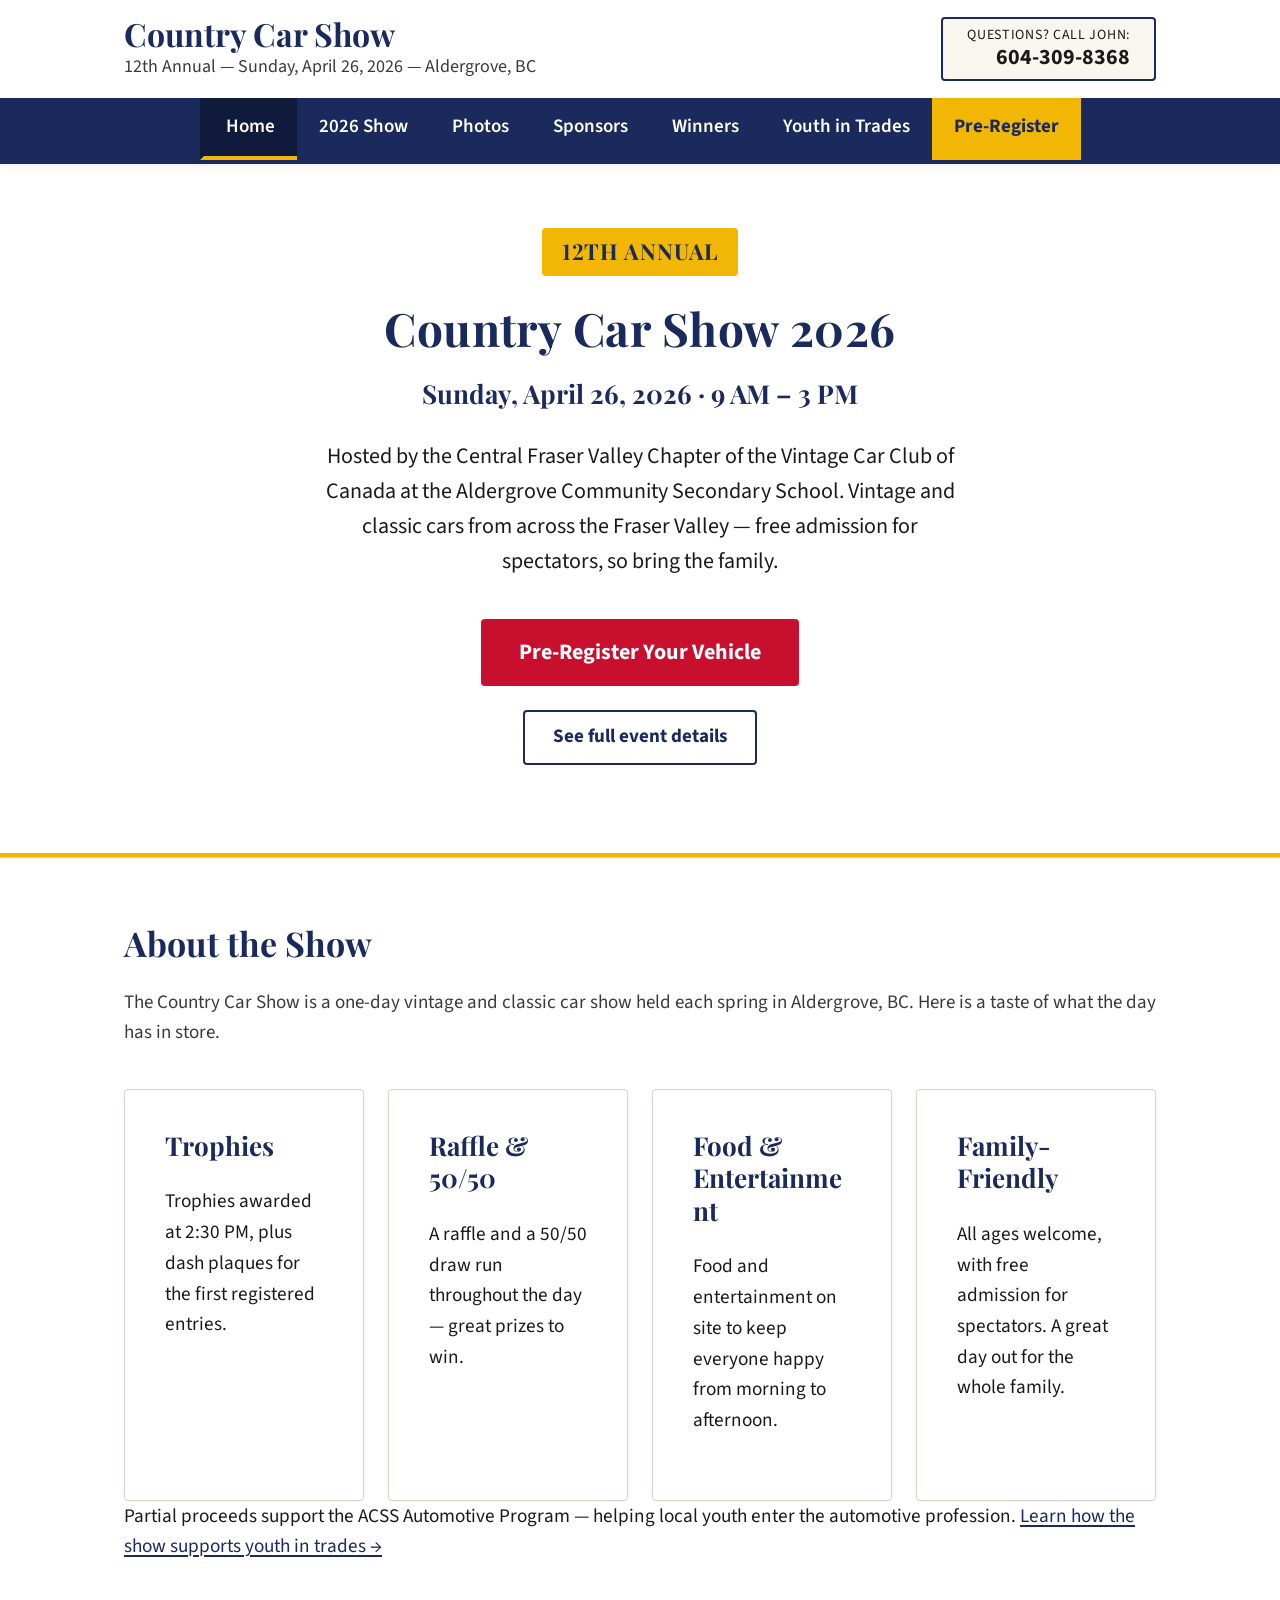
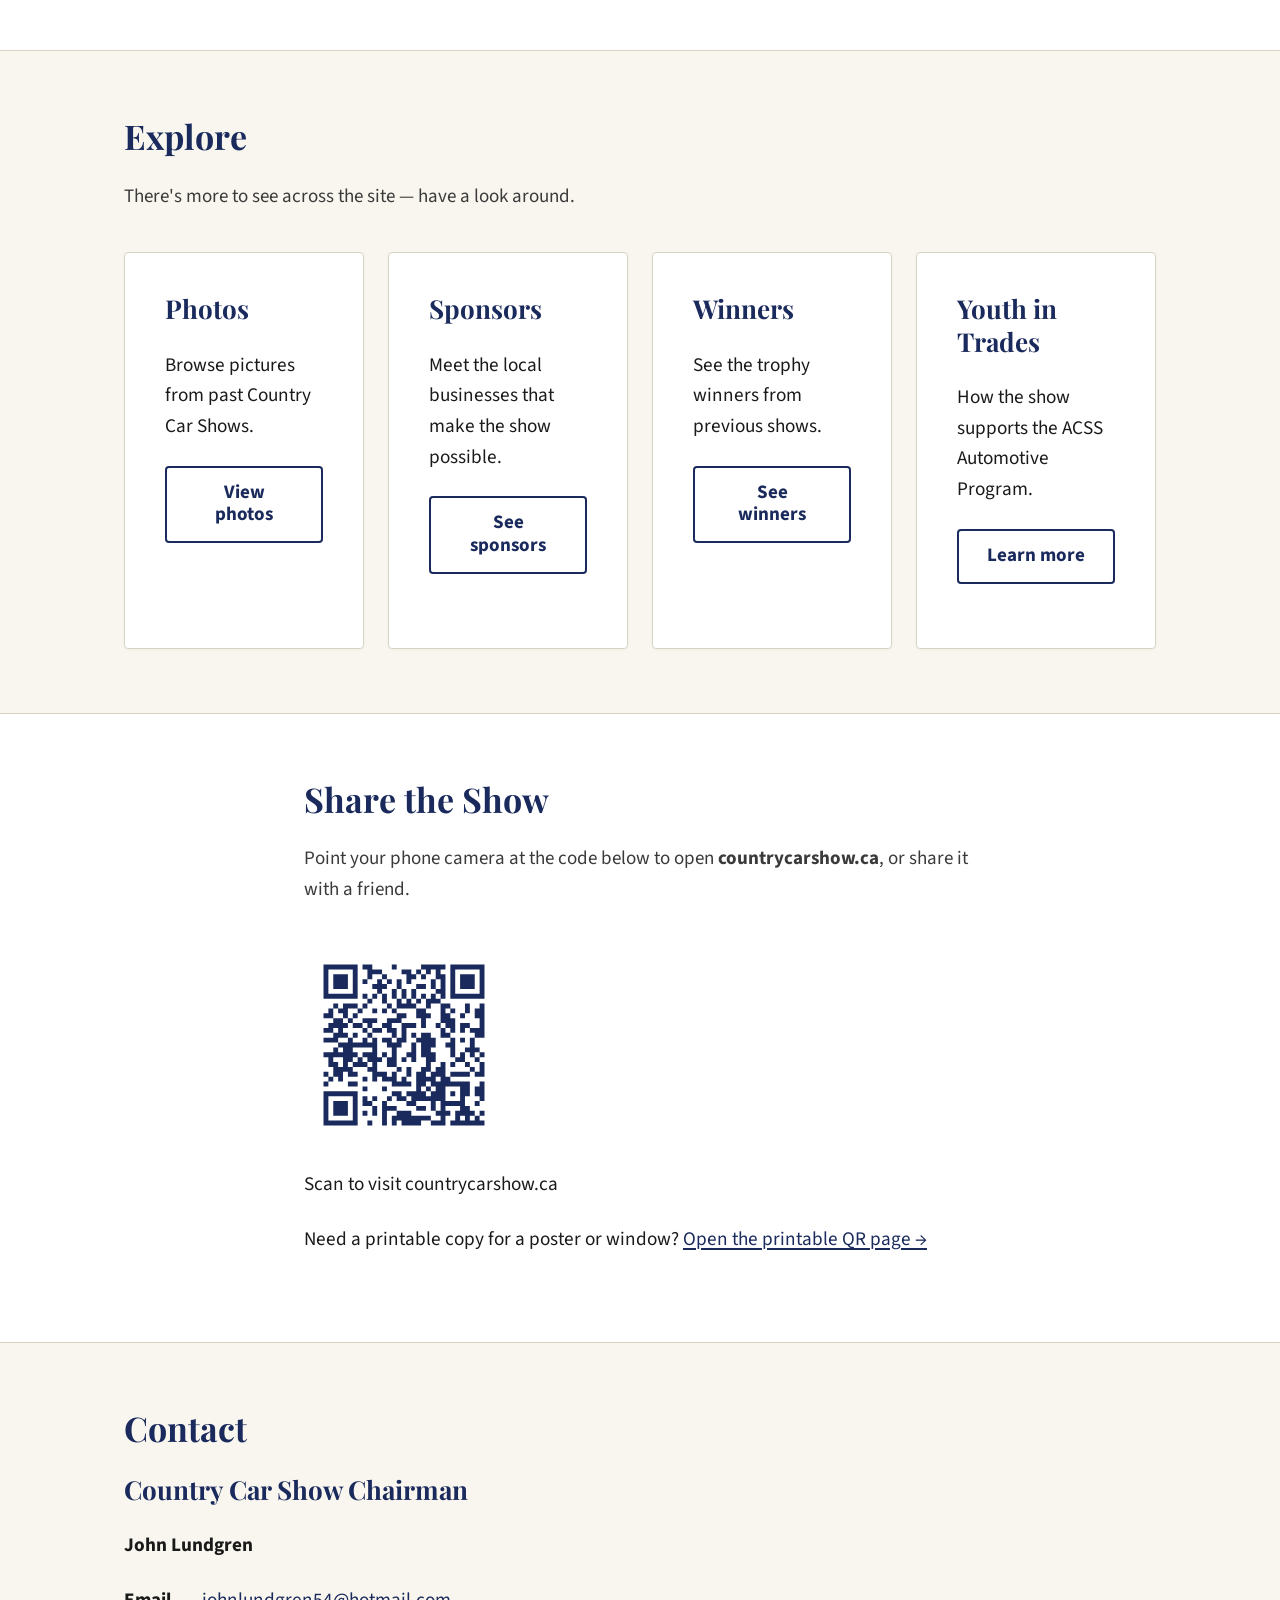
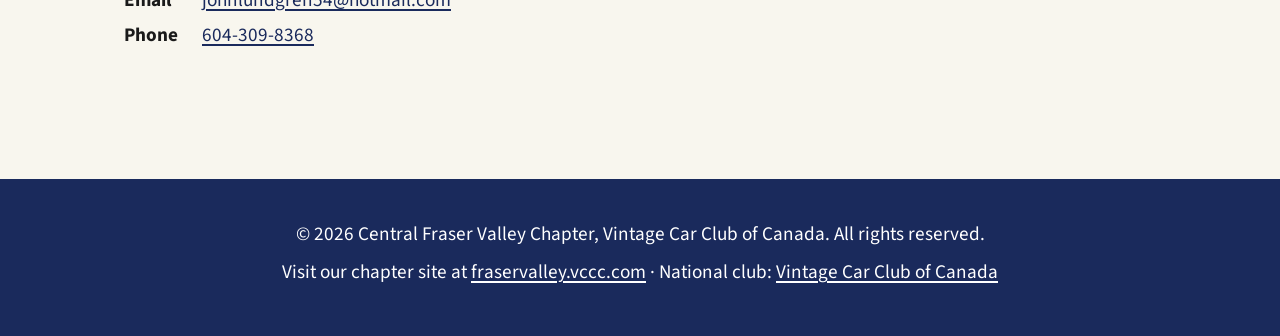
<file: index.html>
<!DOCTYPE html>
<html lang="en">
<head>
  <meta charset="UTF-8">
  <meta name="viewport" content="width=device-width, initial-scale=1.0, viewport-fit=cover">
  <meta name="description" content="The Country Car Show is a one-day vintage and classic car show held each spring in Aldergrove, BC. Sunday April 26, 2026 — pre-register your vehicle, free admission for spectators.">
  <meta name="theme-color" content="#1A2A5C">

  <!-- Open Graph (for link previews when the site is shared) -->
  <meta property="og:type" content="website">
  <meta property="og:title" content="Country Car Show 2026 — Sunday April 26, Aldergrove">
  <meta property="og:description" content="12th Annual Country Car Show — hosted by the Central Fraser Valley Chapter of the VCCC.">
  <meta property="og:locale" content="en_CA">

  <title>Country Car Show 2026 — Sunday April 26, Aldergrove, BC</title>

  <!-- Inline-SVG favicon: a simple steering wheel in the show's navy accent.
       No separate file needed. To change it, edit the SVG below. -->
  <link rel="icon" type="image/svg+xml" href="data:image/svg+xml;utf8,<svg xmlns='http://www.w3.org/2000/svg' viewBox='0 0 64 64'><circle cx='32' cy='32' r='26' fill='none' stroke='%231A2A5C' stroke-width='5'/><circle cx='32' cy='32' r='5' fill='%231A2A5C'/><path d='M32 6v20M6 32h20M58 32H38M32 58V38' stroke='%231A2A5C' stroke-width='5' stroke-linecap='round'/></svg>">

  <!-- Google Fonts: Playfair Display (serif headings) + Source Sans 3 (body).
       These are the only external resources the site loads. -->
  <link rel="preconnect" href="https://fonts.googleapis.com">
  <link rel="preconnect" href="https://fonts.gstatic.com" crossorigin>
  <link href="https://fonts.googleapis.com/css2?family=Playfair+Display:wght@600;700&family=Source+Sans+3:wght@400;600;700&display=swap" rel="stylesheet">

  <link rel="stylesheet" href="styles.css">
</head>
<body>

<!--
================================================================================
  COUNTRY CAR SHOW — HOME PAGE
================================================================================

  This is the welcoming landing page for the Country Car Show, hosted annually
  by the Central Fraser Valley Chapter of the Vintage Car Club of Canada (VCCC).
  Its job is to greet visitors and point them to the current show. The full
  event details + the online pre-registration form live on event-2026.html.

  Editing this site? It is plain HTML/CSS/JS — no build step. In FrontPage 2003
  or any plain editor, use Find & Replace for the common annual updates below.

  ── COMMON ANNUAL UPDATES (across all pages) ──────────────────────────────
    "12th Annual"                  → bump the number
    "Sunday, April 26, 2026"       → next year's date
    "April 26"                     → short date in nav/social tags
    "John Lundgren" / contact info → if the chairman changes

  ── PAGE MAP ──────────────────────────────────────────────────────────────
    index.html          → this home page
    event-2026.html     → current show details + online pre-registration
    gallery.html        → photos from past shows
    sponsors.html       → our sponsors
    winners.html        → past trophy winners
    youth-in-trades.html→ the ACSS Automotive Program the show supports
    print-qr.html       → a printable QR poster (not in the nav)

================================================================================
-->

<a class="skip-link" href="#main">Skip to main content</a>

<!-- ============================================================== -->
<!-- HEADER — sticky: brand + phone + primary navigation            -->
<!-- The .nav-toggle hamburger is hidden on desktop and shown below  -->
<!-- the desktop breakpoint (script.js wires it up). With JS off the -->
<!-- nav stays visible, so nothing breaks.                           -->
<!-- ============================================================== -->
<header class="site-header" role="banner">
  <div class="header-top">
    <div class="brand">
      <a href="index.html" class="brand-link">
        <span class="brand-name">Country Car Show</span>
        <span class="brand-tagline">12th Annual — Sunday, April 26, 2026 — Aldergrove, BC</span>
      </a>
    </div>

    <!-- Phone link: shown inline here on desktop (see also the mobile band below). -->
    <a class="header-phone" href="tel:604-309-8368" aria-label="Call John Lundgren at 604-309-8368">
      <span class="header-phone-label">Questions? Call John:</span>
      <span class="header-phone-number">604-309-8368</span>
    </a>

    <!-- Hamburger: only visible below the desktop breakpoint (CSS-controlled). -->
    <button type="button" class="nav-toggle" aria-expanded="false" aria-controls="primary-nav">
      <span class="nav-toggle-bars" aria-hidden="true"></span>
      <span>Menu</span>
    </button>
  </div>

  <!-- Mobile-only phone band: the desktop breakpoint hides this and the inline
       phone link above takes over. Keeps the number big and tappable on phones. -->
  <div class="header-phone-wrap">
    <a class="header-phone" href="tel:604-309-8368" aria-label="Call John Lundgren at 604-309-8368">
      <span class="header-phone-label">Questions? Call John:</span>
      <span class="header-phone-number">604-309-8368</span>
    </a>
  </div>

  <nav class="site-nav" aria-label="Primary">
    <ul id="primary-nav">
      <li><a href="index.html" aria-current="page">Home</a></li>
      <li><a href="event-2026.html">2026 Show</a></li>
      <li><a href="gallery.html">Photos</a></li>
      <li><a href="sponsors.html">Sponsors</a></li>
      <li><a href="winners.html">Winners</a></li>
      <li><a href="youth-in-trades.html">Youth in Trades</a></li>
      <li><a href="event-2026.html#register" class="nav-cta">Pre-Register</a></li>
    </ul>
  </nav>
</header>

<main id="main">

  <!-- ============================================================ -->
  <!-- HERO — show headline + primary call-to-action                -->
  <!-- ============================================================ -->
  <section class="hero" aria-labelledby="hero-heading">
    <div class="container">
      <p class="hero-eyebrow">12th Annual</p>
      <h1 id="hero-heading">Country Car Show 2026</h1>
      <p class="hero-date">Sunday, April 26, 2026 &middot; 9 AM &ndash; 3 PM</p>
      <p class="hero-message">
        Hosted by the Central Fraser Valley Chapter of the Vintage Car Club of
        Canada at the Aldergrove Community Secondary School. Vintage and classic
        cars from across the Fraser Valley &mdash; free admission for spectators,
        so bring the family.
      </p>
      <p>
        <!-- The ONE primary (red) action on this page. -->
        <a class="btn btn-primary btn-large" href="event-2026.html#register">Pre-Register Your Vehicle</a>
      </p>
      <p>
        <a class="btn btn-secondary" href="event-2026.html">See full event details</a>
      </p>
    </div>
  </section>

  <!-- ============================================================ -->
  <!-- ABOUT THE SHOW — a few highlights of the day                 -->
  <!-- ============================================================ -->
  <section class="section section-light" aria-labelledby="about-heading">
    <div class="container container-wide">
      <h2 id="about-heading">About the Show</h2>
      <p class="section-intro">
        The Country Car Show is a one-day vintage and classic car show held each
        spring in Aldergrove, BC. Here is a taste of what the day has in store.
      </p>

      <ul class="sponsors" role="list">
        <li class="card">
          <h3>Trophies</h3>
          <p>Trophies awarded at 2:30 PM, plus dash plaques for the first registered entries.</p>
        </li>
        <li class="card">
          <h3>Raffle &amp; 50/50</h3>
          <p>A raffle and a 50/50 draw run throughout the day &mdash; great prizes to win.</p>
        </li>
        <li class="card">
          <h3>Food &amp; Entertainment</h3>
          <p>Food and entertainment on site to keep everyone happy from morning to afternoon.</p>
        </li>
        <li class="card">
          <h3>Family-Friendly</h3>
          <p>All ages welcome, with free admission for spectators. A great day out for the whole family.</p>
        </li>
      </ul>

      <p>
        Partial proceeds support the ACSS Automotive Program &mdash; helping
        local youth enter the automotive profession.
        <a href="youth-in-trades.html">Learn how the show supports youth in trades &rarr;</a>
      </p>
    </div>
  </section>

  <!-- ============================================================ -->
  <!-- EXPLORE — teasers linking to the other pages of the site     -->
  <!-- ============================================================ -->
  <section class="section" aria-labelledby="explore-heading">
    <div class="container container-wide">
      <h2 id="explore-heading">Explore</h2>
      <p class="section-intro">
        There's more to see across the site &mdash; have a look around.
      </p>

      <ul class="sponsors" role="list">
        <li class="card">
          <h3>Photos</h3>
          <p>Browse pictures from past Country Car Shows.</p>
          <p><a class="btn btn-secondary" href="gallery.html">View photos</a></p>
        </li>
        <li class="card">
          <h3>Sponsors</h3>
          <p>Meet the local businesses that make the show possible.</p>
          <p><a class="btn btn-secondary" href="sponsors.html">See sponsors</a></p>
        </li>
        <li class="card">
          <h3>Winners</h3>
          <p>See the trophy winners from previous shows.</p>
          <p><a class="btn btn-secondary" href="winners.html">See winners</a></p>
        </li>
        <li class="card">
          <h3>Youth in Trades</h3>
          <p>How the show supports the ACSS Automotive Program.</p>
          <p><a class="btn btn-secondary" href="youth-in-trades.html">Learn more</a></p>
        </li>
      </ul>
    </div>
  </section>

  <!-- ============================================================ -->
  <!-- QR CODE — quick link to the show's web address               -->
  <!--                                                              -->
  <!-- The QR image is a shared asset already generated at          -->
  <!-- assets/qr-countrycarshow.svg — do NOT regenerate it. The     -->
  <!-- width/height attributes below cap its size (no CSS allowed   -->
  <!-- from page files). A full printable version lives on          -->
  <!-- print-qr.html.                                               -->
  <!-- ============================================================ -->
  <section class="section section-light" aria-labelledby="qr-heading">
    <div class="container">
      <h2 id="qr-heading">Share the Show</h2>
      <p class="section-intro">
        Point your phone camera at the code below to open
        <strong>countrycarshow.ca</strong>, or share it with a friend.
      </p>

      <p>
        <a href="https://countrycarshow.ca" rel="noopener external">
          <img src="assets/qr-countrycarshow.svg" width="200" height="200" alt="QR code linking to countrycarshow.ca">
        </a>
      </p>
      <p>Scan to visit countrycarshow.ca</p>
      <p>
        Need a printable copy for a poster or window?
        <a href="print-qr.html">Open the printable QR page &rarr;</a>
      </p>
    </div>
  </section>

  <!-- ============================================================ -->
  <!-- CONTACT — show chairman                                      -->
  <!-- ============================================================ -->
  <section class="section" aria-labelledby="contact-heading">
    <div class="container container-wide">
      <h2 id="contact-heading">Contact</h2>
      <div class="contact-grid">
        <div class="contact-block">
          <h3>Country Car Show Chairman</h3>
          <p><strong>John Lundgren</strong></p>
          <dl class="contact-list">
            <dt>Email</dt>
            <dd><a href="mailto:johnlundgren54@hotmail.com">johnlundgren54@hotmail.com</a></dd>
            <dt>Phone</dt>
            <dd><a href="tel:604-309-8368">604-309-8368</a></dd>
          </dl>
        </div>
      </div>
    </div>
  </section>

</main>

<!-- ============================================================== -->
<!-- FOOTER                                                         -->
<!-- ============================================================== -->
<footer class="site-footer" role="contentinfo">
  <div class="container container-wide">
    <p>&copy; <span id="current-year">2026</span> Central Fraser Valley Chapter, Vintage Car Club of Canada. All rights reserved.</p>
    <p>
      Visit our chapter site at
      <a href="https://fraservalley.vccc.com" rel="noopener external">fraservalley.vccc.com</a>
      &middot; National club:
      <a href="https://vccc.com" rel="noopener external">Vintage Car Club of Canada</a>
    </p>
  </div>
</footer>

<script src="script.js" defer></script>
</body>
</html>
</file>
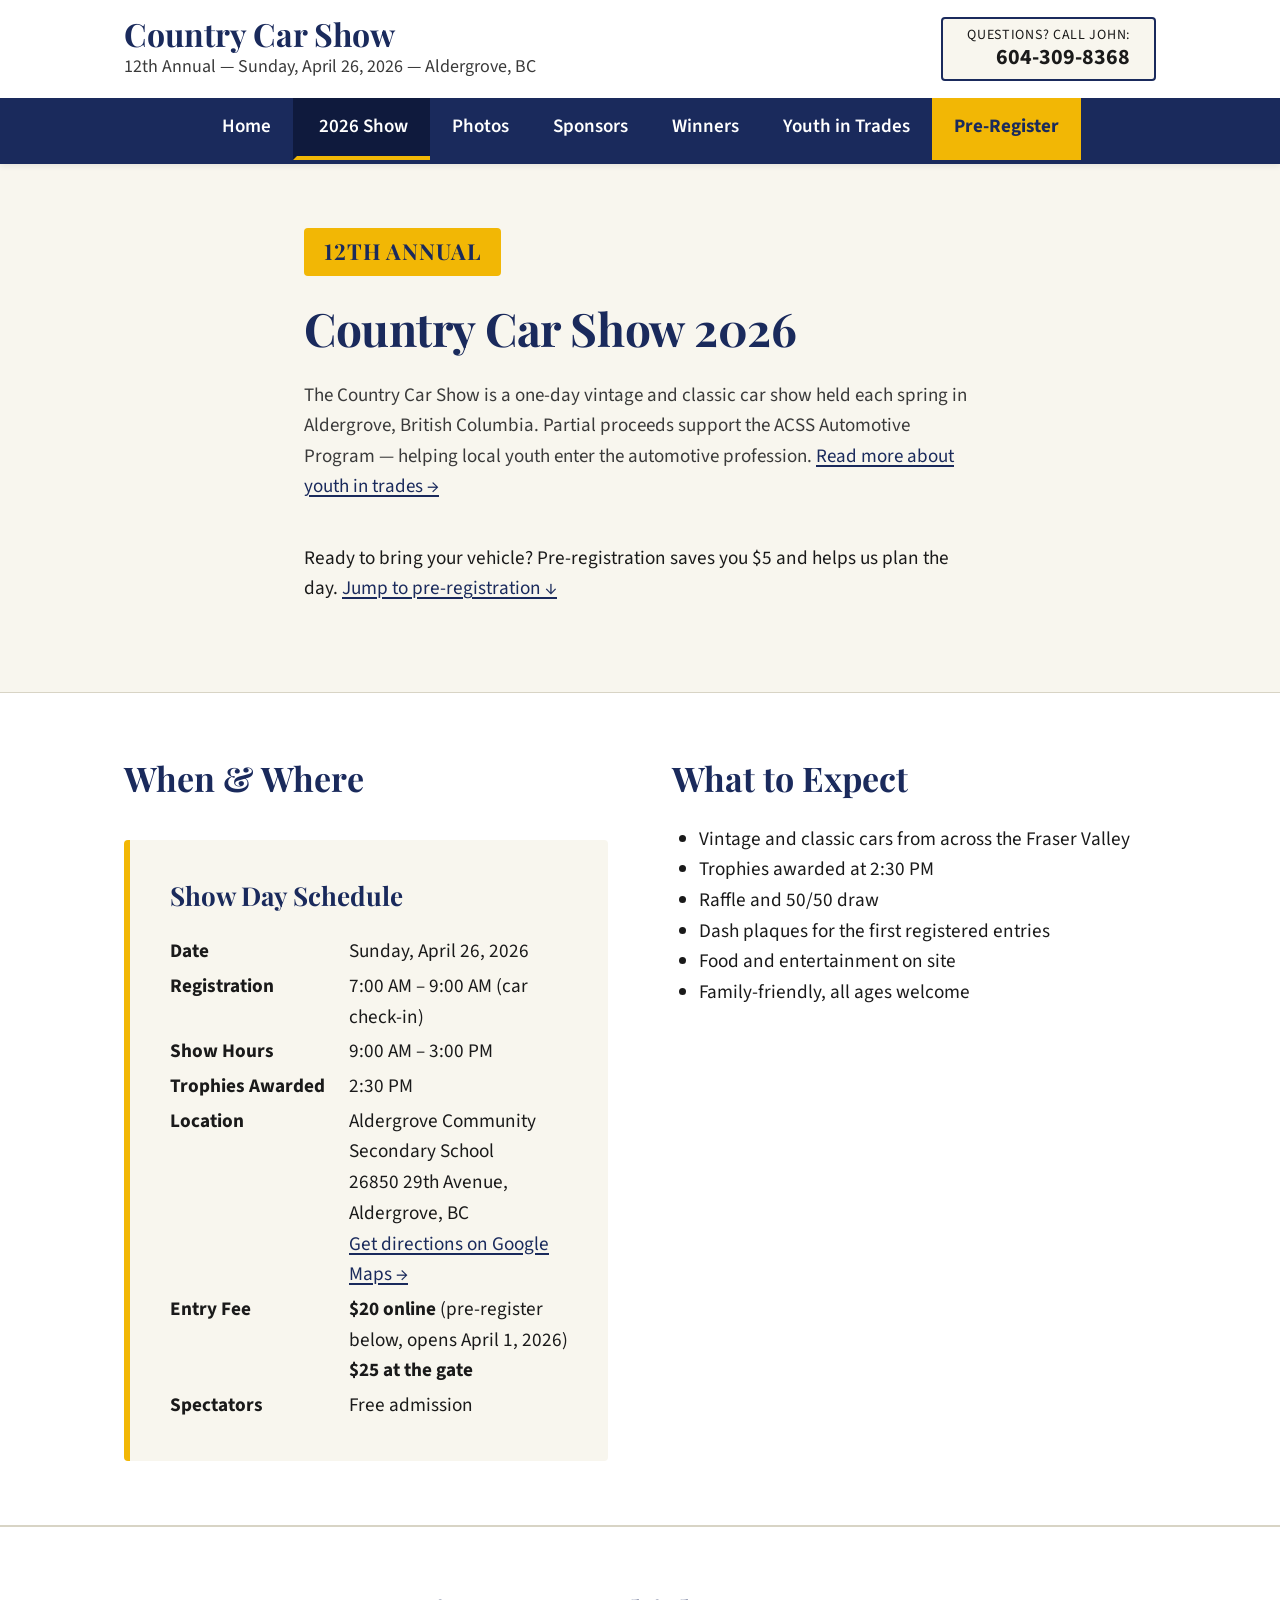
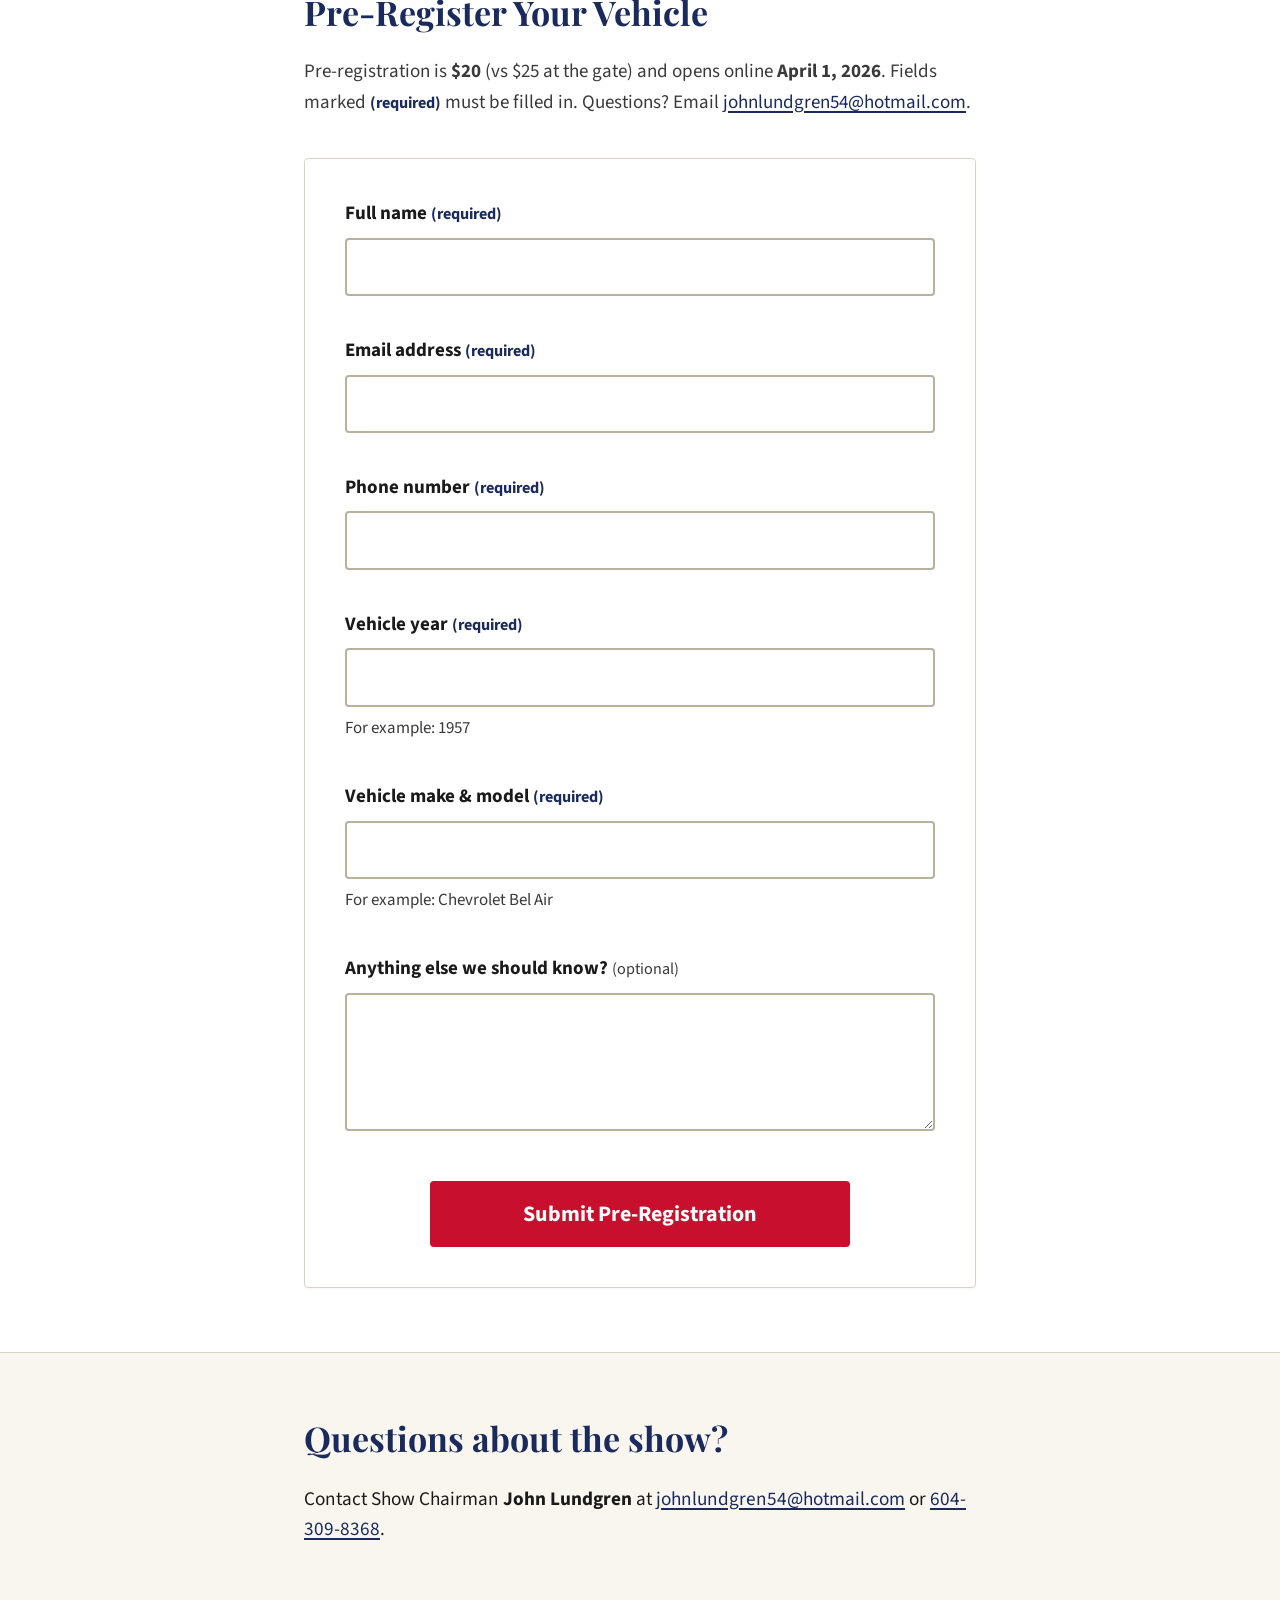
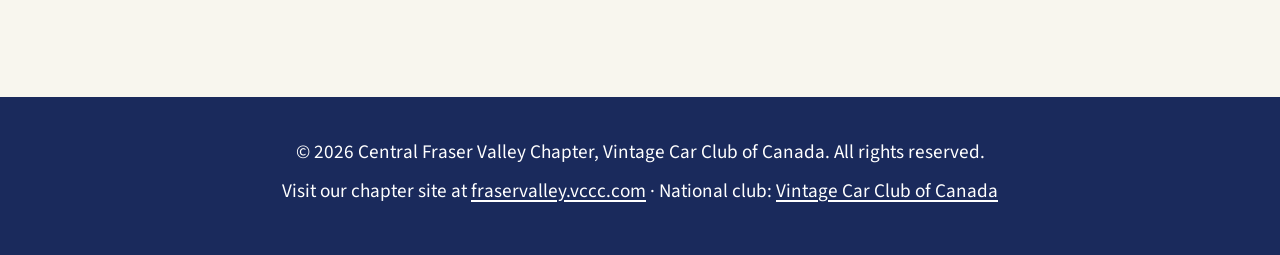
<file: event-2026.html>
<!DOCTYPE html>
<html lang="en">
<head>
  <meta charset="UTF-8">
  <meta name="viewport" content="width=device-width, initial-scale=1.0, viewport-fit=cover">
  <meta name="description" content="Full details for the 12th Annual Country Car Show — Sunday April 26, 2026, 9 AM–3 PM at Aldergrove Community Secondary School. Times, location, entry fees, and online vehicle pre-registration.">
  <meta name="theme-color" content="#1A2A5C">

  <!-- Open Graph (for link previews when the site is shared) -->
  <meta property="og:type" content="website">
  <meta property="og:title" content="Country Car Show 2026 — Sunday April 26, Aldergrove">
  <meta property="og:description" content="12th Annual Country Car Show — hosted by the Central Fraser Valley Chapter of the VCCC.">
  <meta property="og:locale" content="en_CA">

  <title>2026 Show Details &amp; Pre-Registration — Country Car Show 2026</title>

  <!-- Inline-SVG favicon: a simple steering wheel in the show's navy accent.
       No separate file needed. To change it, edit the SVG below. -->
  <link rel="icon" type="image/svg+xml" href="data:image/svg+xml;utf8,<svg xmlns='http://www.w3.org/2000/svg' viewBox='0 0 64 64'><circle cx='32' cy='32' r='26' fill='none' stroke='%231A2A5C' stroke-width='5'/><circle cx='32' cy='32' r='5' fill='%231A2A5C'/><path d='M32 6v20M6 32h20M58 32H38M32 58V38' stroke='%231A2A5C' stroke-width='5' stroke-linecap='round'/></svg>">

  <!-- Google Fonts: Playfair Display (serif headings) + Source Sans 3 (body).
       These are the only external resources the site loads. -->
  <link rel="preconnect" href="https://fonts.googleapis.com">
  <link rel="preconnect" href="https://fonts.gstatic.com" crossorigin>
  <link href="https://fonts.googleapis.com/css2?family=Playfair+Display:wght@600;700&family=Source+Sans+3:wght@400;600;700&display=swap" rel="stylesheet">

  <link rel="stylesheet" href="styles.css">
</head>
<body>

<!--
================================================================================
  COUNTRY CAR SHOW — 2026 SHOW DETAILS + PRE-REGISTRATION
================================================================================

  This is the detail page for the current (2026) show: all the practical
  information a visitor or entrant needs, plus the online pre-registration
  form. The welcoming landing page is index.html.

  ── COMMON ANNUAL UPDATES ─────────────────────────────────────────────────
    "12th Annual"                  → bump the number
    "Sunday, April 26, 2026"       → next year's date
    "$20 online / $25 at gate"     → ticket prices
    "Aldergrove Community Secondary School"  → only if the venue changes
    "John Lundgren" / contact info → if the chairman changes
    Rename this file (event-2027.html, etc.) for next year's show and update
    the nav link on every page to match.

  ── PRE-REGISTRATION FORM ─────────────────────────────────────────────────
    The form on this page does NOT yet submit anywhere — see the big TODO
    comment directly above the <form> tag. For now, submissions show an
    inline message asking the visitor to email John Lundgren directly.

================================================================================
-->

<a class="skip-link" href="#main">Skip to main content</a>

<!-- ============================================================== -->
<!-- HEADER — sticky: brand + phone + primary navigation            -->
<!-- The .nav-toggle hamburger is hidden on desktop and shown below  -->
<!-- the desktop breakpoint (script.js wires it up). With JS off the -->
<!-- nav stays visible, so nothing breaks.                           -->
<!-- ============================================================== -->
<header class="site-header" role="banner">
  <div class="header-top">
    <div class="brand">
      <a href="index.html" class="brand-link">
        <span class="brand-name">Country Car Show</span>
        <span class="brand-tagline">12th Annual — Sunday, April 26, 2026 — Aldergrove, BC</span>
      </a>
    </div>

    <!-- Phone link: shown inline here on desktop (see also the mobile band below). -->
    <a class="header-phone" href="tel:604-309-8368" aria-label="Call John Lundgren at 604-309-8368">
      <span class="header-phone-label">Questions? Call John:</span>
      <span class="header-phone-number">604-309-8368</span>
    </a>

    <!-- Hamburger: only visible below the desktop breakpoint (CSS-controlled). -->
    <button type="button" class="nav-toggle" aria-expanded="false" aria-controls="primary-nav">
      <span class="nav-toggle-bars" aria-hidden="true"></span>
      <span>Menu</span>
    </button>
  </div>

  <!-- Mobile-only phone band: the desktop breakpoint hides this and the inline
       phone link above takes over. Keeps the number big and tappable on phones. -->
  <div class="header-phone-wrap">
    <a class="header-phone" href="tel:604-309-8368" aria-label="Call John Lundgren at 604-309-8368">
      <span class="header-phone-label">Questions? Call John:</span>
      <span class="header-phone-number">604-309-8368</span>
    </a>
  </div>

  <nav class="site-nav" aria-label="Primary">
    <ul id="primary-nav">
      <li><a href="index.html">Home</a></li>
      <li><a href="event-2026.html" aria-current="page">2026 Show</a></li>
      <li><a href="gallery.html">Photos</a></li>
      <li><a href="sponsors.html">Sponsors</a></li>
      <li><a href="winners.html">Winners</a></li>
      <li><a href="youth-in-trades.html">Youth in Trades</a></li>
      <li><a href="event-2026.html#register" class="nav-cta">Pre-Register</a></li>
    </ul>
  </nav>
</header>

<main id="main">

  <!-- ============================================================ -->
  <!-- PAGE HEADING + INTRO                                          -->
  <!-- ============================================================ -->
  <section class="section" aria-labelledby="event-heading">
    <div class="container">
      <p class="hero-eyebrow">12th Annual</p>
      <h1 id="event-heading">Country Car Show 2026</h1>
      <p class="section-intro">
        The Country Car Show is a one-day vintage and classic car show held each
        spring in Aldergrove, British Columbia. Partial proceeds support the
        ACSS Automotive Program &mdash; helping local youth enter the automotive
        profession. <a href="youth-in-trades.html">Read more about youth in trades &rarr;</a>
      </p>
      <p>
        Ready to bring your vehicle? Pre-registration saves you $5 and helps us
        plan the day.
        <a href="#register">Jump to pre-registration &darr;</a>
      </p>
    </div>
  </section>

  <!-- ============================================================ -->
  <!-- WHEN & WHERE + WHAT TO EXPECT                                 -->
  <!-- Two-up on desktop (.feature-grid), stacked on phones/tablets. -->
  <!-- ============================================================ -->
  <section class="section section-light" aria-labelledby="details-heading">
    <div class="container container-wide">
      <div class="feature-grid">

        <div>
          <h2 id="details-heading">When &amp; Where</h2>
          <div class="meeting-info" role="region" aria-labelledby="when-where-heading">
            <h3 id="when-where-heading">Show Day Schedule</h3>
            <dl class="meeting-list">
              <dt>Date</dt>
              <dd>Sunday, April 26, 2026</dd>
              <dt>Registration</dt>
              <dd>7:00 AM &ndash; 9:00 AM (car check-in)</dd>
              <dt>Show Hours</dt>
              <dd>9:00 AM &ndash; 3:00 PM</dd>
              <dt>Trophies Awarded</dt>
              <dd>2:30 PM</dd>
              <dt>Location</dt>
              <dd>
                Aldergrove Community Secondary School<br>
                26850 29th Avenue, Aldergrove, BC<br>
                <a href="https://www.google.com/maps/search/?api=1&amp;query=Aldergrove+Community+Secondary+School+26850+29th+Avenue+Aldergrove+BC" target="_blank" rel="noopener external">Get directions on Google Maps &rarr;</a>
              </dd>
              <dt>Entry Fee</dt>
              <dd><strong>$20 online</strong> (pre-register below, opens April 1, 2026)<br><strong>$25 at the gate</strong></dd>
              <dt>Spectators</dt>
              <dd>Free admission</dd>
            </dl>
          </div>
        </div>

        <div>
          <h2 id="expect-heading">What to Expect</h2>
          <ul>
            <li>Vintage and classic cars from across the Fraser Valley</li>
            <li>Trophies awarded at 2:30 PM</li>
            <li>Raffle and 50/50 draw</li>
            <li>Dash plaques for the first registered entries</li>
            <li>Food and entertainment on site</li>
            <li>Family-friendly, all ages welcome</li>
          </ul>
        </div>

      </div>
    </div>
  </section>

  <!-- ============================================================ -->
  <!-- PRE-REGISTER FORM — vehicle pre-registration                 -->
  <!--                                                              -->
  <!-- TODO: WIRE UP A REAL BACKEND BEFORE LAUNCH.                  -->
  <!-- ***** THIS IS THE FORM INTEGRATION POINT. *****             -->
  <!-- Right now this form does NOT send submissions anywhere.      -->
  <!-- On submit, script.js intercepts and shows an inline message  -->
  <!-- asking the visitor to email John Lundgren directly. Three    -->
  <!-- options to wire real submission, easiest first:              -->
  <!--                                                              -->
  <!--   1. Formspree (https://formspree.io)                        -->
  <!--      Sign up, get a form ID, then change <form action>       -->
  <!--      to "https://formspree.io/f/YOUR_FORM_ID" and method     -->
  <!--      "POST". Free plan: 50 submissions/month.                -->
  <!--                                                              -->
  <!--   2. Netlify Forms (requires moving hosting to Netlify)      -->
  <!--      Re-add data-netlify="true" and the bot-field honeypot,  -->
  <!--      and deploy to Netlify instead of GitHub Pages.          -->
  <!--                                                              -->
  <!--   3. Google Forms                                            -->
  <!--      Build the form in Google Forms, embed the iframe        -->
  <!--      here, and delete this whole <form> block.               -->
  <!--                                                              -->
  <!-- The club still needs to choose one of these. Until then the  -->
  <!-- placeholder "email John" panel below is what visitors see.   -->
  <!-- ============================================================ -->
  <section id="register" class="section section-light">
    <div class="container">
      <h2>Pre-Register Your Vehicle</h2>
      <p class="section-intro">
        Pre-registration is <strong>$20</strong> (vs $25 at the gate) and opens
        online <strong>April 1, 2026</strong>. Fields marked
        <span class="required">(required)</span> must be filled in. Questions?
        Email <a href="mailto:johnlundgren54@hotmail.com">johnlundgren54@hotmail.com</a>.
      </p>

      <!-- Placeholder panel: shown after a submit attempt until the real backend is wired up. -->
      <div id="form-placeholder" class="form-success" hidden role="status" aria-live="polite">
        <h3>Online pre-registration opens April 1, 2026.</h3>
        <p>
          To reserve your spot now, please email
          <a href="mailto:johnlundgren54@hotmail.com">johnlundgren54@hotmail.com</a>
          or call <a href="tel:604-309-8368">604-309-8368</a>.
          We'll save these details and add the online submit button as soon as
          it's ready.
        </p>
      </div>

      <!-- Error panel: shown if the network submission fails (kept for when a real backend is wired). -->
      <div id="form-error" class="form-error" hidden role="alert">
        <h3>We couldn't submit your registration.</h3>
        <p>
          Something went wrong sending the form. Please try again, or call
          <a href="tel:604-309-8368">604-309-8368</a> to register by phone.
        </p>
      </div>

      <form
        id="registration-form"
        name="country-car-show-pre-register"
        method="POST"
        action="#"
        class="registration-form"
        novalidate
      >
        <div class="form-row">
          <label for="name">Full name <span class="required">(required)</span></label>
          <input type="text" id="name" name="name" required autocomplete="name" aria-describedby="name-error">
          <span class="field-error" id="name-error" aria-live="polite"></span>
        </div>

        <div class="form-row">
          <label for="email">Email address <span class="required">(required)</span></label>
          <input type="email" id="email" name="email" required autocomplete="email" inputmode="email" aria-describedby="email-error">
          <span class="field-error" id="email-error" aria-live="polite"></span>
        </div>

        <div class="form-row">
          <label for="phone">Phone number <span class="required">(required)</span></label>
          <input type="tel" id="phone" name="phone" required autocomplete="tel" inputmode="tel" aria-describedby="phone-error">
          <span class="field-error" id="phone-error" aria-live="polite"></span>
        </div>

        <div class="form-row">
          <label for="vehicle-year">Vehicle year <span class="required">(required)</span></label>
          <input type="text" id="vehicle-year" name="vehicle-year" required autocomplete="off" aria-describedby="vehicle-year-hint vehicle-year-error">
          <span class="field-hint" id="vehicle-year-hint">For example: 1957</span>
          <span class="field-error" id="vehicle-year-error" aria-live="polite"></span>
        </div>

        <div class="form-row">
          <label for="vehicle-make">Vehicle make &amp; model <span class="required">(required)</span></label>
          <input type="text" id="vehicle-make" name="vehicle-make" required autocomplete="off" aria-describedby="vehicle-make-hint vehicle-make-error">
          <span class="field-hint" id="vehicle-make-hint">For example: Chevrolet Bel Air</span>
          <span class="field-error" id="vehicle-make-error" aria-live="polite"></span>
        </div>

        <div class="form-row">
          <label for="notes">Anything else we should know? <span class="optional">(optional)</span></label>
          <textarea id="notes" name="notes" rows="4"></textarea>
        </div>

        <div class="form-actions">
          <button type="submit" class="btn btn-primary btn-submit">Submit Pre-Registration</button>
        </div>
      </form>
    </div>
  </section>

  <!-- ============================================================ -->
  <!-- CONTACT — short line for questions                           -->
  <!-- ============================================================ -->
  <section class="section" aria-labelledby="contact-heading">
    <div class="container">
      <h2 id="contact-heading">Questions about the show?</h2>
      <p>
        Contact Show Chairman <strong>John Lundgren</strong> at
        <a href="mailto:johnlundgren54@hotmail.com">johnlundgren54@hotmail.com</a>
        or <a href="tel:604-309-8368">604-309-8368</a>.
      </p>
    </div>
  </section>

</main>

<!-- ============================================================== -->
<!-- FOOTER                                                         -->
<!-- ============================================================== -->
<footer class="site-footer" role="contentinfo">
  <div class="container container-wide">
    <p>&copy; <span id="current-year">2026</span> Central Fraser Valley Chapter, Vintage Car Club of Canada. All rights reserved.</p>
    <p>
      Visit our chapter site at
      <a href="https://fraservalley.vccc.com" rel="noopener external">fraservalley.vccc.com</a>
      &middot; National club:
      <a href="https://vccc.com" rel="noopener external">Vintage Car Club of Canada</a>
    </p>
  </div>
</footer>

<script src="script.js" defer></script>
</body>
</html>
</file>
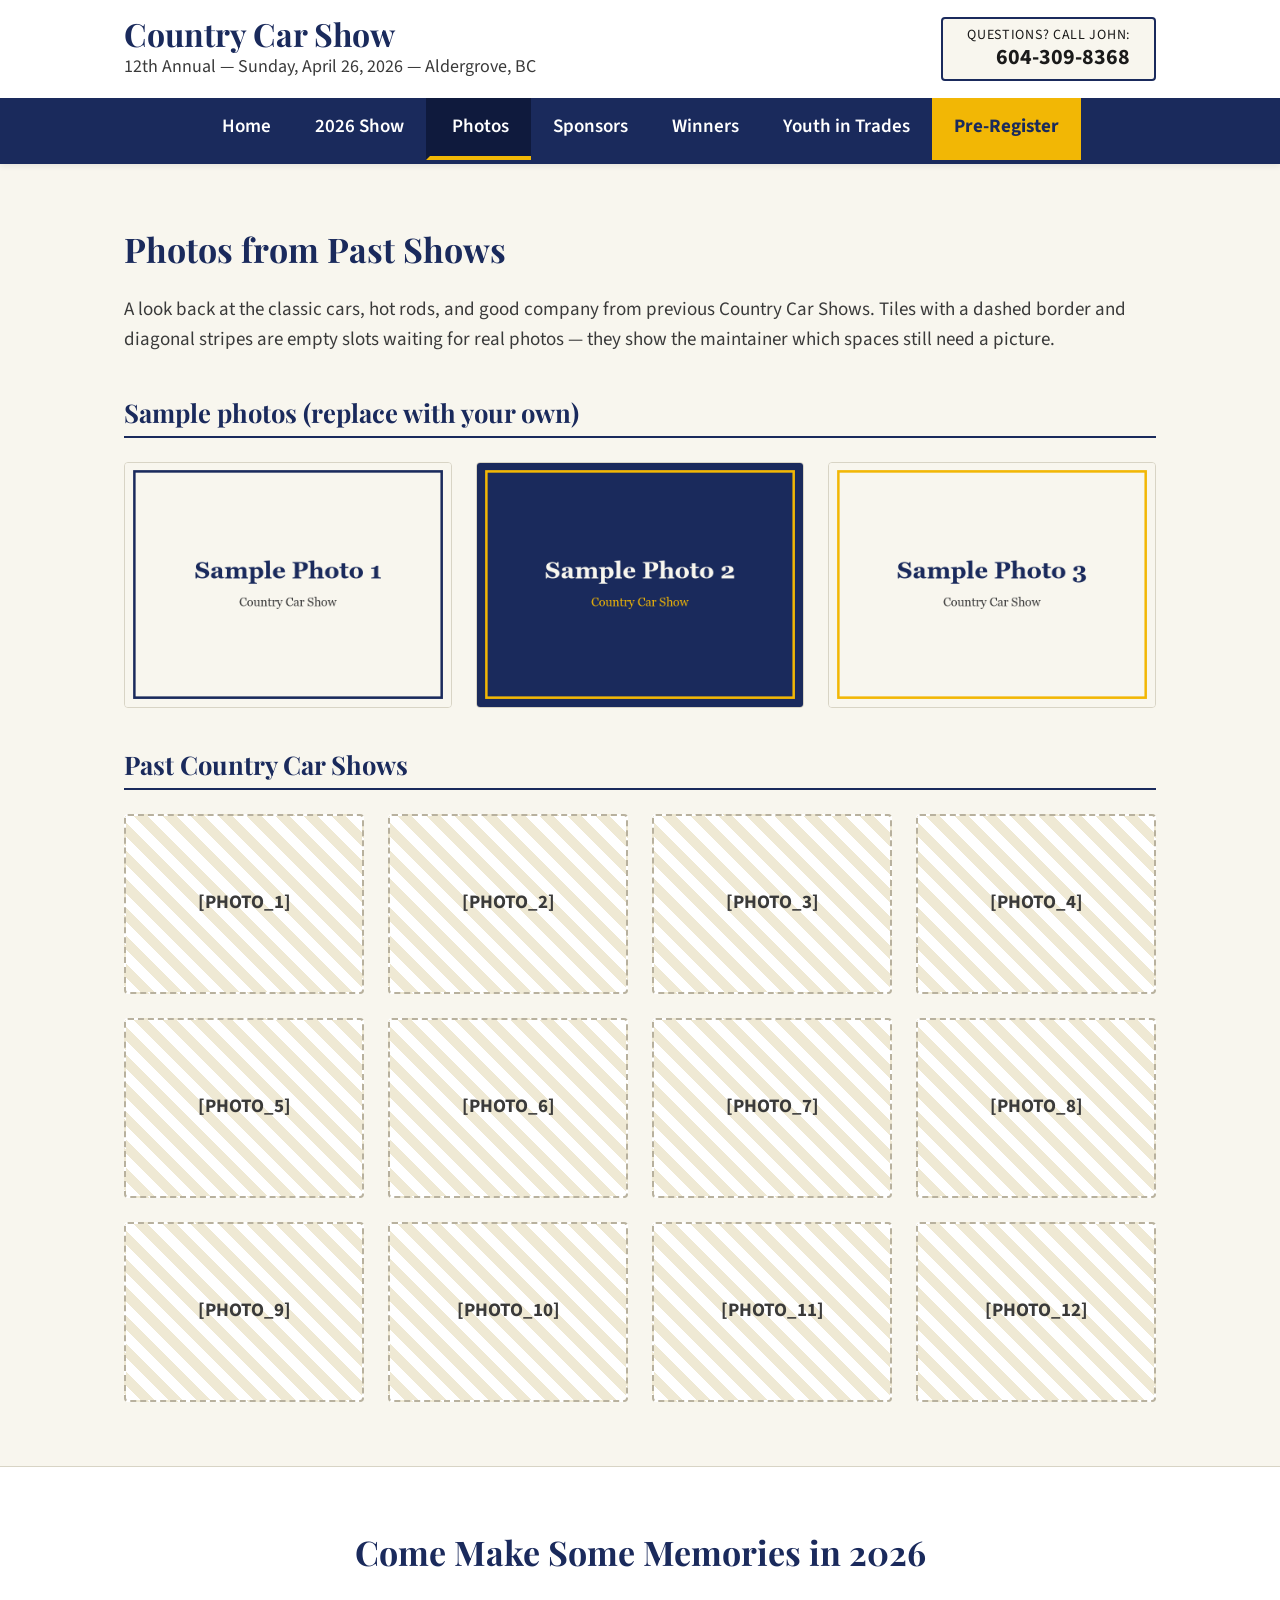
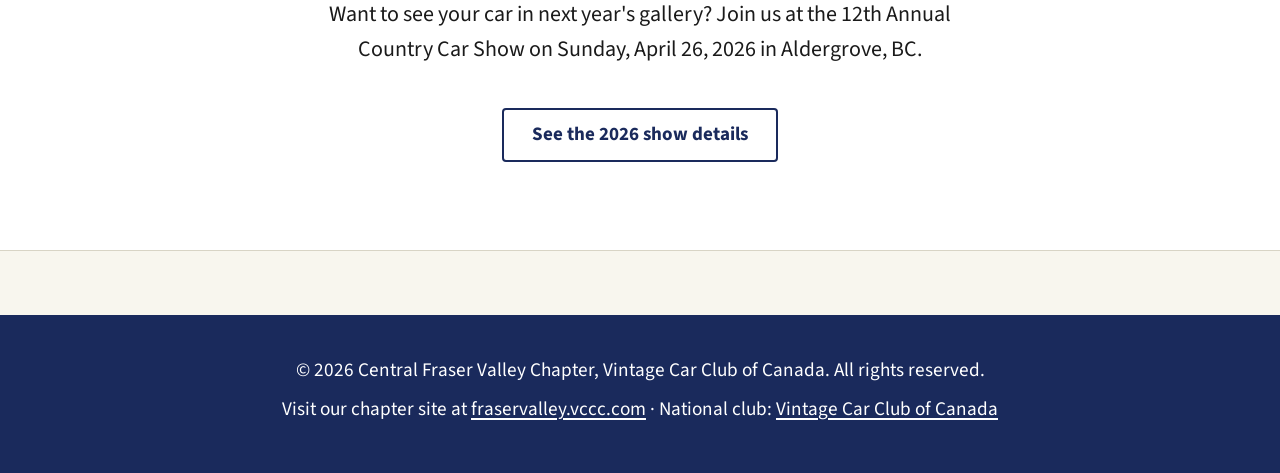
<file: gallery.html>
<!DOCTYPE html>
<html lang="en">
<head>
  <meta charset="UTF-8">
  <meta name="viewport" content="width=device-width, initial-scale=1.0, viewport-fit=cover">
  <meta name="description" content="Photos from past Country Car Shows in Aldergrove, BC — classic cars, hot rods, and family fun.">
  <meta name="theme-color" content="#1A2A5C">

  <!-- Open Graph (for link previews when the site is shared) -->
  <meta property="og:type" content="website">
  <meta property="og:title" content="Country Car Show 2026 — Sunday April 26, Aldergrove">
  <meta property="og:description" content="12th Annual Country Car Show — hosted by the Central Fraser Valley Chapter of the VCCC.">
  <meta property="og:locale" content="en_CA">

  <title>Photos — Country Car Show 2026</title>

  <!-- Inline-SVG favicon: a simple steering wheel in the show's navy accent.
       No separate file needed. To change it, edit the SVG below. -->
  <link rel="icon" type="image/svg+xml" href="data:image/svg+xml;utf8,<svg xmlns='http://www.w3.org/2000/svg' viewBox='0 0 64 64'><circle cx='32' cy='32' r='26' fill='none' stroke='%231A2A5C' stroke-width='5'/><circle cx='32' cy='32' r='5' fill='%231A2A5C'/><path d='M32 6v20M6 32h20M58 32H38M32 58V38' stroke='%231A2A5C' stroke-width='5' stroke-linecap='round'/></svg>">

  <!-- Google Fonts: Playfair Display (serif headings) + Source Sans 3 (body).
       These are the only external resources the site loads. -->
  <link rel="preconnect" href="https://fonts.googleapis.com">
  <link rel="preconnect" href="https://fonts.gstatic.com" crossorigin>
  <link href="https://fonts.googleapis.com/css2?family=Playfair+Display:wght@600;700&family=Source+Sans+3:wght@400;600;700&display=swap" rel="stylesheet">

  <link rel="stylesheet" href="styles.css">
</head>
<body>

<a class="skip-link" href="#main">Skip to main content</a>

<!-- ============================================================== -->
<!-- HEADER — sticky: brand + phone + primary navigation            -->
<!-- The .nav-toggle hamburger is hidden on desktop and shown below  -->
<!-- the desktop breakpoint (script.js wires it up). With JS off the -->
<!-- nav stays visible, so nothing breaks.                           -->
<!-- ============================================================== -->
<header class="site-header" role="banner">
  <div class="header-top">
    <div class="brand">
      <a href="index.html" class="brand-link">
        <span class="brand-name">Country Car Show</span>
        <span class="brand-tagline">12th Annual — Sunday, April 26, 2026 — Aldergrove, BC</span>
      </a>
    </div>

    <!-- Phone link: shown inline here on desktop (see also the mobile band below). -->
    <a class="header-phone" href="tel:604-309-8368" aria-label="Call John Lundgren at 604-309-8368">
      <span class="header-phone-label">Questions? Call John:</span>
      <span class="header-phone-number">604-309-8368</span>
    </a>

    <!-- Hamburger: only visible below the desktop breakpoint (CSS-controlled). -->
    <button type="button" class="nav-toggle" aria-expanded="false" aria-controls="primary-nav">
      <span class="nav-toggle-bars" aria-hidden="true"></span>
      <span>Menu</span>
    </button>
  </div>

  <!-- Mobile-only phone band: the desktop breakpoint hides this and the inline
       phone link above takes over. Keeps the number big and tappable on phones. -->
  <div class="header-phone-wrap">
    <a class="header-phone" href="tel:604-309-8368" aria-label="Call John Lundgren at 604-309-8368">
      <span class="header-phone-label">Questions? Call John:</span>
      <span class="header-phone-number">604-309-8368</span>
    </a>
  </div>

  <nav class="site-nav" aria-label="Primary">
    <ul id="primary-nav">
      <li><a href="index.html">Home</a></li>
      <li><a href="event-2026.html">2026 Show</a></li>
      <li><a href="gallery.html" aria-current="page">Photos</a></li>
      <li><a href="sponsors.html">Sponsors</a></li>
      <li><a href="winners.html">Winners</a></li>
      <li><a href="youth-in-trades.html">Youth in Trades</a></li>
      <li><a href="event-2026.html#register" class="nav-cta">Pre-Register</a></li>
    </ul>
  </nav>
</header>

<main id="main">

  <!-- ============================================================== -->
  <!-- PHOTO GALLERY                                                  -->
  <!-- ============================================================== -->
  <section class="section">
    <div class="container container-wide">
      <h2>Photos from Past Shows</h2>
      <p class="section-intro">
        A look back at the classic cars, hot rods, and good company from previous
        Country Car Shows. Tiles with a dashed border and diagonal stripes are
        empty slots waiting for real photos — they show the maintainer which
        spaces still need a picture.
      </p>

      <!-- ============================================================== -->
      <!-- HOW TO ADD A PHOTO (for the maintainer — works in FrontPage)   -->
      <!-- -------------------------------------------------------------- -->
      <!-- 1. Save the photo as a JPEG, roughly 800 x 600 pixels. (Phone  -->
      <!--    cameras make much bigger files; resizing first keeps the    -->
      <!--    page fast to load.)                                         -->
      <!-- 2. Put the file in the "photos" folder next to this page. Use  -->
      <!--    a short, all-lowercase, no-spaces name like                 -->
      <!--    2024-mustang-blue.jpg                                       -->
      <!-- 3. Find a placeholder line below. It looks like this:          -->
      <!--      <li class="gallery-item">                                 -->
      <!--        <span class="gallery-placeholder-label">[PHOTO_1]</span>-->
      <!--      </li>                                                      -->
      <!-- 4. Replace that single line with a real-photo tile (copy the   -->
      <!--    pattern from the "Sample photos" group at the top):         -->
      <!--      <li class="gallery-item gallery-item-photo">              -->
      <!--        <img src="photos/2024-mustang-blue.jpg"                 -->
      <!--             alt="Short description of what's in the photo"      -->
      <!--             loading="lazy" width="800" height="600">           -->
      <!--      </li>                                                      -->
      <!--    Always keep loading="lazy", a descriptive alt, and the      -->
      <!--    width/height numbers (they reserve space so the page does   -->
      <!--    not jump while photos load).                                -->
      <!-- 5. Save the file. The photo appears in the gallery.            -->
      <!-- To show fewer photos, just delete a whole placeholder <li>.    -->
      <!-- ============================================================== -->

      <!-- Sample-photo group: a copy-ready demonstration of the real <img>
           pattern. The three images below live in the "photos" folder.
           Swap them for real photos when you have them, or delete this whole
           .gallery-event block if you would rather start from placeholders. -->
      <div class="gallery-event">
        <h3 class="gallery-event-name">Sample photos (replace with your own)</h3>
        <ul class="gallery" role="list">
          <li class="gallery-item gallery-item-photo">
            <img src="photos/sample-1.png" alt="Example gallery photo placeholder in the show's navy and cream colours" loading="lazy" width="800" height="600">
          </li>
          <li class="gallery-item gallery-item-photo">
            <img src="photos/sample-2.png" alt="Example gallery photo placeholder in the show's navy and gold colours" loading="lazy" width="800" height="600">
          </li>
          <li class="gallery-item gallery-item-photo">
            <img src="photos/sample-3.png" alt="Example gallery photo placeholder with navy and gold banners" loading="lazy" width="800" height="600">
          </li>
        </ul>
      </div>

      <!-- Placeholder group: twelve empty slots for real photos from past shows.
           Each one keeps the dashed-stripe look until a photo replaces it. -->
      <div class="gallery-event">
        <h3 class="gallery-event-name">Past Country Car Shows</h3>
        <ul class="gallery" role="list">
          <li class="gallery-item"><span class="gallery-placeholder-label">[PHOTO_1]</span></li>
          <li class="gallery-item"><span class="gallery-placeholder-label">[PHOTO_2]</span></li>
          <li class="gallery-item"><span class="gallery-placeholder-label">[PHOTO_3]</span></li>
          <li class="gallery-item"><span class="gallery-placeholder-label">[PHOTO_4]</span></li>
          <li class="gallery-item"><span class="gallery-placeholder-label">[PHOTO_5]</span></li>
          <li class="gallery-item"><span class="gallery-placeholder-label">[PHOTO_6]</span></li>
          <li class="gallery-item"><span class="gallery-placeholder-label">[PHOTO_7]</span></li>
          <li class="gallery-item"><span class="gallery-placeholder-label">[PHOTO_8]</span></li>
          <li class="gallery-item"><span class="gallery-placeholder-label">[PHOTO_9]</span></li>
          <li class="gallery-item"><span class="gallery-placeholder-label">[PHOTO_10]</span></li>
          <li class="gallery-item"><span class="gallery-placeholder-label">[PHOTO_11]</span></li>
          <li class="gallery-item"><span class="gallery-placeholder-label">[PHOTO_12]</span></li>
        </ul>
      </div>
    </div>
  </section>

  <!-- Friendly call-to-action back to the 2026 show details. -->
  <section class="section section-light section-centered">
    <div class="container">
      <h2>Come Make Some Memories in 2026</h2>
      <p class="hero-message">
        Want to see your car in next year's gallery? Join us at the 12th Annual
        Country Car Show on Sunday, April 26, 2026 in Aldergrove, BC.
      </p>
      <p>
        <a class="btn btn-secondary" href="event-2026.html">See the 2026 show details</a>
      </p>
    </div>
  </section>

</main>

<!-- ============================================================== -->
<!-- FOOTER                                                         -->
<!-- ============================================================== -->
<footer class="site-footer" role="contentinfo">
  <div class="container container-wide">
    <p>&copy; <span id="current-year">2026</span> Central Fraser Valley Chapter, Vintage Car Club of Canada. All rights reserved.</p>
    <p>
      Visit our chapter site at
      <a href="https://fraservalley.vccc.com" rel="noopener external">fraservalley.vccc.com</a>
      &middot; National club:
      <a href="https://vccc.com" rel="noopener external">Vintage Car Club of Canada</a>
    </p>
  </div>
</footer>

<script src="script.js" defer></script>
</body>
</html>
</file>
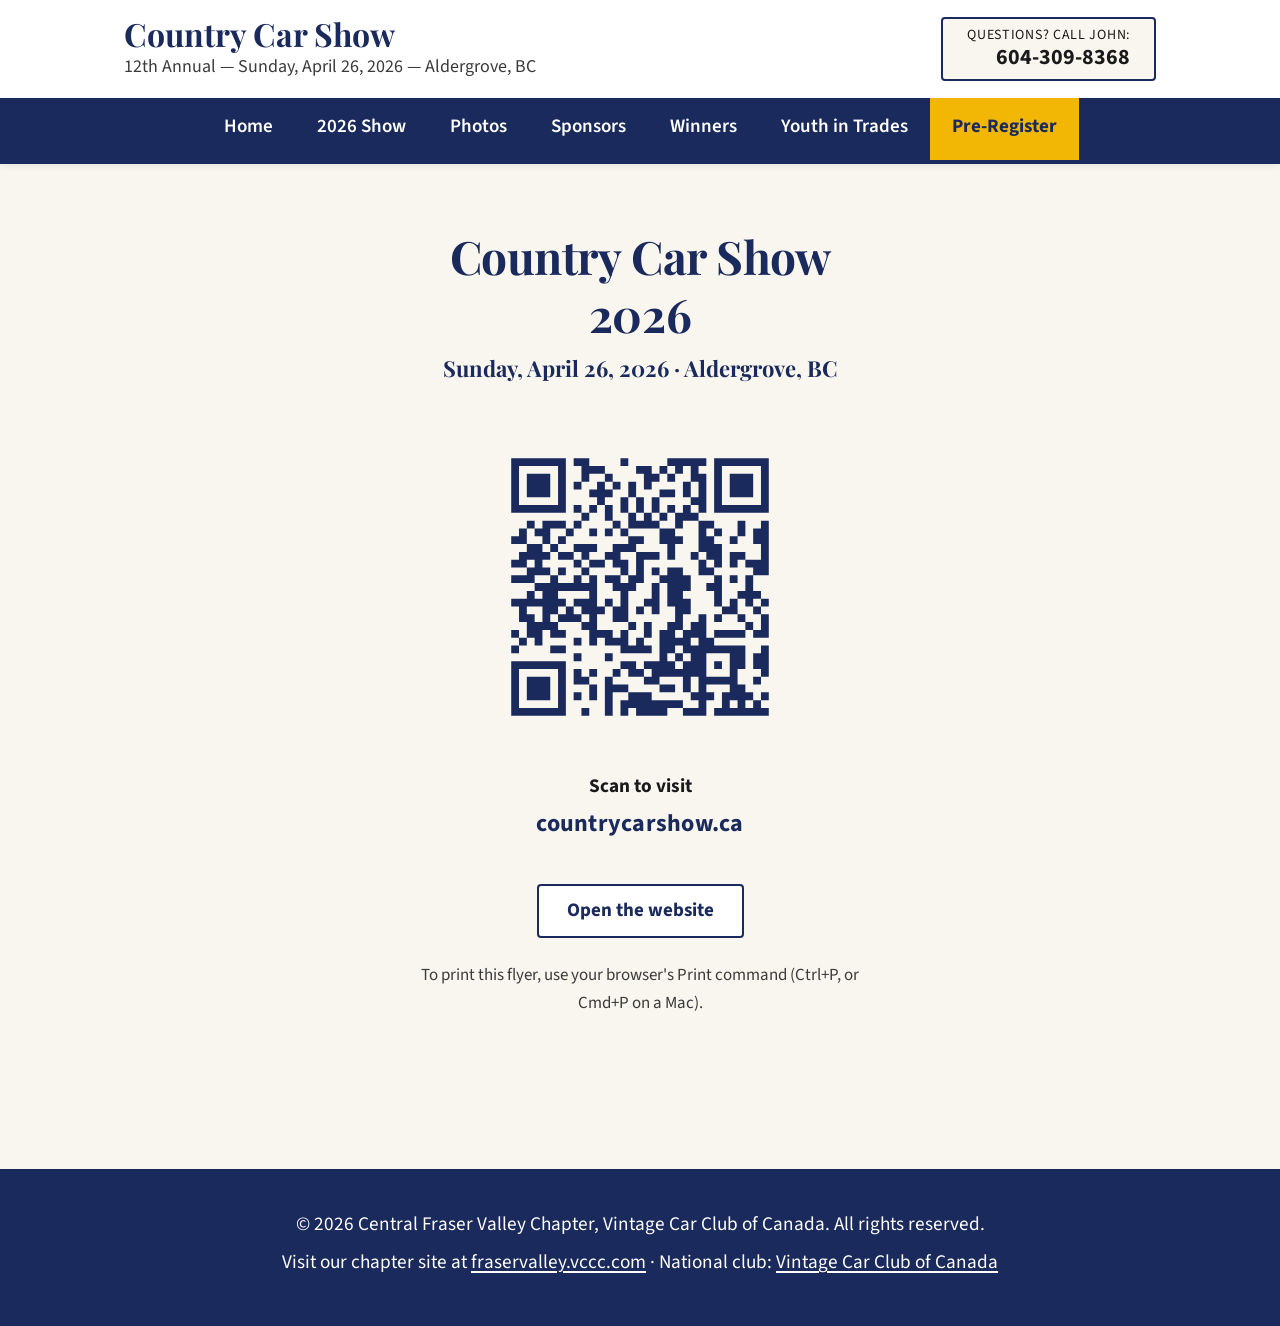
<file: print-qr.html>
<!DOCTYPE html>
<html lang="en">
<head>
  <meta charset="UTF-8">
  <meta name="viewport" content="width=device-width, initial-scale=1.0, viewport-fit=cover">
  <meta name="robots" content="noindex">
  <meta name="description" content="Printable QR-code flyer for the Country Car Show 2026 — scan to visit countrycarshow.ca.">
  <meta name="theme-color" content="#1A2A5C">

  <!-- Open Graph (for link previews when the site is shared) -->
  <meta property="og:type" content="website">
  <meta property="og:title" content="Country Car Show 2026 — Sunday April 26, Aldergrove">
  <meta property="og:description" content="12th Annual Country Car Show — hosted by the Central Fraser Valley Chapter of the VCCC.">
  <meta property="og:locale" content="en_CA">

  <title>Printable QR Flyer — Country Car Show 2026</title>

  <!-- Inline-SVG favicon: a simple steering wheel in the show's navy accent.
       No separate file needed. To change it, edit the SVG below. -->
  <link rel="icon" type="image/svg+xml" href="data:image/svg+xml;utf8,<svg xmlns='http://www.w3.org/2000/svg' viewBox='0 0 64 64'><circle cx='32' cy='32' r='26' fill='none' stroke='%231A2A5C' stroke-width='5'/><circle cx='32' cy='32' r='5' fill='%231A2A5C'/><path d='M32 6v20M6 32h20M58 32H38M32 58V38' stroke='%231A2A5C' stroke-width='5' stroke-linecap='round'/></svg>">

  <!-- Google Fonts: Playfair Display (serif headings) + Source Sans 3 (body).
       These are the only external resources the site loads. -->
  <link rel="preconnect" href="https://fonts.googleapis.com">
  <link rel="preconnect" href="https://fonts.gstatic.com" crossorigin>
  <link href="https://fonts.googleapis.com/css2?family=Playfair+Display:wght@600;700&family=Source+Sans+3:wght@400;600;700&display=swap" rel="stylesheet">

  <link rel="stylesheet" href="styles.css">

  <!-- ============================================================== -->
  <!-- PAGE-SCOPED STYLES (this printable page ONLY)                  -->
  <!--                                                                -->
  <!-- Per the project rules, page authors do NOT add global CSS to   -->
  <!-- styles.css. This <style> block is the single allowed           -->
  <!-- exception: it styles the printable QR flyer for both screen    -->
  <!-- and print, and lives here so it never affects other pages.     -->
  <!-- Everything is namespaced under .qr-flyer.                      -->
  <!-- ============================================================== -->
  <style>
    /* Centered flyer panel — large QR with the show name, date and URL. */
    .qr-flyer {
      text-align: center;
      max-width: 480px;
      margin: 0 auto;
    }
    .qr-flyer-title {
      margin-bottom: var(--space-xs);
    }
    .qr-flyer-date {
      font-family: var(--font-heading);
      font-weight: 700;
      color: var(--color-accent);
      font-size: clamp(18px, 3vw, 22px);
      margin: 0 0 var(--space-lg);
    }
    /* The QR itself — ~320px on screen, centered. The SVG scales crisply. */
    .qr-flyer-code {
      width: 320px;
      max-width: 100%;
      height: auto;
      margin: 0 auto var(--space-md);
    }
    .qr-flyer-caption {
      font-weight: 700;
      margin-bottom: var(--space-xxs);
    }
    /* Plain-text URL so it works even if someone cannot scan the code. */
    .qr-flyer-url {
      font-size: clamp(20px, 3vw, 24px);
      font-weight: 700;
      color: var(--color-accent);
      letter-spacing: 0.01em;
      margin: 0 0 var(--space-lg);
    }
    /* Screen-only helper line + print button (hidden when printing). */
    .qr-flyer-actions {
      margin-top: var(--space-md);
    }
    .qr-flyer-hint {
      font-size: var(--fs-small);
      color: var(--color-text-muted);
    }

    /* PRINT: the global print CSS in styles.css already hides the site
       header, nav and footer. Here we make the flyer fill the page,
       enlarge the QR for easy scanning, and hide the screen-only actions. */
    @media print {
      .qr-flyer {
        max-width: none;
      }
      .qr-flyer-code {
        width: 4.5in;   /* large, scannable QR on a printed sheet */
      }
      .qr-flyer-actions {
        display: none;  /* no buttons / hints on the printed copy */
      }
    }
  </style>
</head>
<body>

<a class="skip-link" href="#main">Skip to main content</a>

<!-- ============================================================== -->
<!-- HEADER — sticky: brand + phone + primary navigation            -->
<!-- The .nav-toggle hamburger is hidden on desktop and shown below  -->
<!-- the desktop breakpoint (script.js wires it up). With JS off the -->
<!-- nav stays visible, so nothing breaks.                           -->
<!-- This page is NOT in the nav, so no link carries aria-current.    -->
<!-- ============================================================== -->
<header class="site-header" role="banner">
  <div class="header-top">
    <div class="brand">
      <a href="index.html" class="brand-link">
        <span class="brand-name">Country Car Show</span>
        <span class="brand-tagline">12th Annual — Sunday, April 26, 2026 — Aldergrove, BC</span>
      </a>
    </div>

    <!-- Phone link: shown inline here on desktop (see also the mobile band below). -->
    <a class="header-phone" href="tel:604-309-8368" aria-label="Call John Lundgren at 604-309-8368">
      <span class="header-phone-label">Questions? Call John:</span>
      <span class="header-phone-number">604-309-8368</span>
    </a>

    <!-- Hamburger: only visible below the desktop breakpoint (CSS-controlled). -->
    <button type="button" class="nav-toggle" aria-expanded="false" aria-controls="primary-nav">
      <span class="nav-toggle-bars" aria-hidden="true"></span>
      <span>Menu</span>
    </button>
  </div>

  <!-- Mobile-only phone band: the desktop breakpoint hides this and the inline
       phone link above takes over. Keeps the number big and tappable on phones. -->
  <div class="header-phone-wrap">
    <a class="header-phone" href="tel:604-309-8368" aria-label="Call John Lundgren at 604-309-8368">
      <span class="header-phone-label">Questions? Call John:</span>
      <span class="header-phone-number">604-309-8368</span>
    </a>
  </div>

  <nav class="site-nav" aria-label="Primary">
    <ul id="primary-nav">
      <li><a href="index.html">Home</a></li>
      <li><a href="event-2026.html">2026 Show</a></li>
      <li><a href="gallery.html">Photos</a></li>
      <li><a href="sponsors.html">Sponsors</a></li>
      <li><a href="winners.html">Winners</a></li>
      <li><a href="youth-in-trades.html">Youth in Trades</a></li>
      <li><a href="event-2026.html#register" class="nav-cta">Pre-Register</a></li>
    </ul>
  </nav>
</header>

<main id="main">

  <!-- ============================================================== -->
  <!-- PRINTABLE QR FLYER                                             -->
  <!--                                                                -->
  <!-- The QR code below points to https://countrycarshow.ca.         -->
  <!-- The artwork lives in assets/qr-countrycarshow.svg (scalable,   -->
  <!-- best for print) with a .png raster fallback. If the website's  -->
  <!-- domain ever changes, REGENERATE both QR files for the new URL  -->
  <!-- and REPRINT this flyer.                                        -->
  <!-- ============================================================== -->
  <section class="section section-centered">
    <div class="container">
      <div class="qr-flyer">

        <h1 class="qr-flyer-title">Country Car Show 2026</h1>
        <p class="qr-flyer-date">Sunday, April 26, 2026 &middot; Aldergrove, BC</p>

        <!-- Large QR using the scalable SVG; the PNG is a raster fallback
             available at assets/qr-countrycarshow.png if needed. -->
        <img class="qr-flyer-code" src="assets/qr-countrycarshow.svg"
             alt="QR code linking to countrycarshow.ca">

        <p class="qr-flyer-caption">Scan to visit</p>
        <p class="qr-flyer-url">countrycarshow.ca</p>

        <!-- Screen-only: a way to print, plus a script-free instruction.
             Hidden automatically when the page is printed. -->
        <div class="qr-flyer-actions">
          <p>
            <a class="btn btn-secondary" href="https://countrycarshow.ca" rel="noopener external">Open the website</a>
          </p>
          <p class="qr-flyer-hint">
            To print this flyer, use your browser's Print command (Ctrl+P, or
            Cmd+P on a Mac).
          </p>
        </div>

      </div>
    </div>
  </section>

</main>

<!-- ============================================================== -->
<!-- FOOTER                                                         -->
<!-- ============================================================== -->
<footer class="site-footer" role="contentinfo">
  <div class="container container-wide">
    <p>&copy; <span id="current-year">2026</span> Central Fraser Valley Chapter, Vintage Car Club of Canada. All rights reserved.</p>
    <p>
      Visit our chapter site at
      <a href="https://fraservalley.vccc.com" rel="noopener external">fraservalley.vccc.com</a>
      &middot; National club:
      <a href="https://vccc.com" rel="noopener external">Vintage Car Club of Canada</a>
    </p>
  </div>
</footer>

<script src="script.js" defer></script>
</body>
</html>
</file>
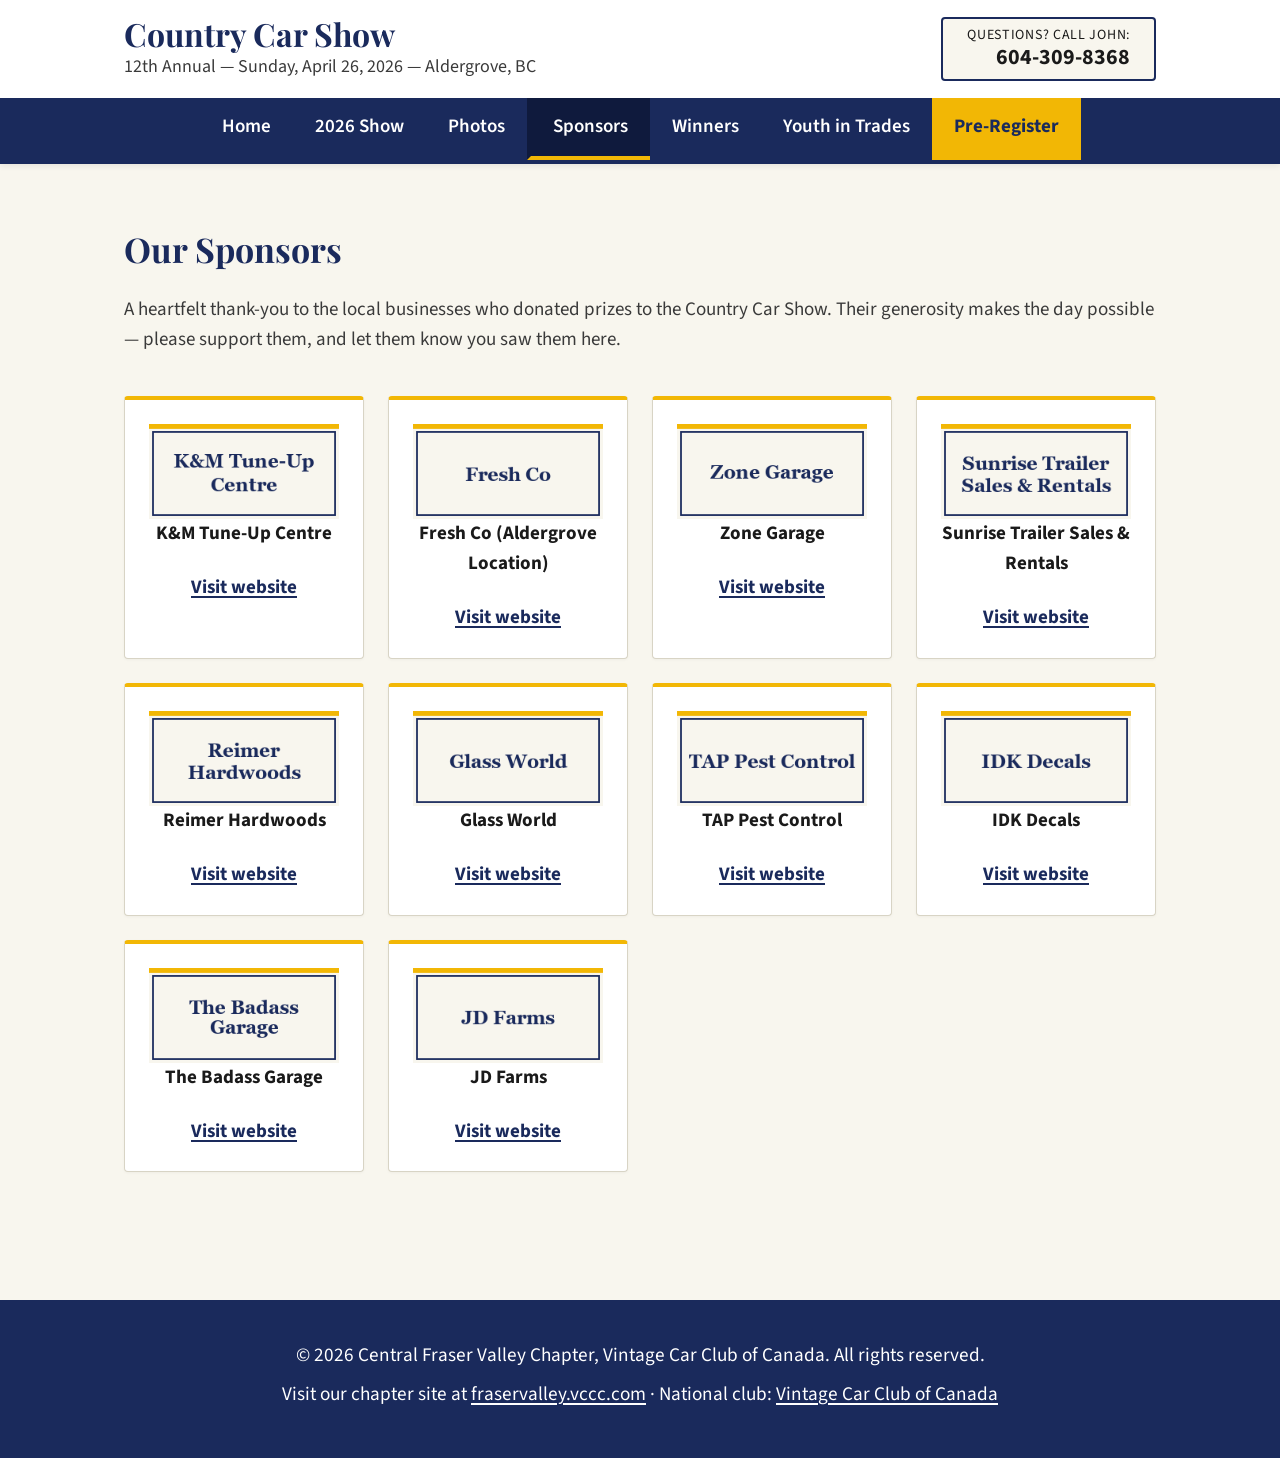
<file: sponsors.html>
<!DOCTYPE html>
<html lang="en">
<head>
  <meta charset="UTF-8">
  <meta name="viewport" content="width=device-width, initial-scale=1.0, viewport-fit=cover">
  <meta name="description" content="Thank you to the local businesses who donated prizes to the Country Car Show in Aldergrove, BC.">
  <meta name="theme-color" content="#1A2A5C">

  <!-- Open Graph (for link previews when the site is shared) -->
  <meta property="og:type" content="website">
  <meta property="og:title" content="Country Car Show 2026 — Sunday April 26, Aldergrove">
  <meta property="og:description" content="12th Annual Country Car Show — hosted by the Central Fraser Valley Chapter of the VCCC.">
  <meta property="og:locale" content="en_CA">

  <title>Sponsors — Country Car Show 2026</title>

  <!-- Inline-SVG favicon: a simple steering wheel in the show's navy accent.
       No separate file needed. To change it, edit the SVG below. -->
  <link rel="icon" type="image/svg+xml" href="data:image/svg+xml;utf8,<svg xmlns='http://www.w3.org/2000/svg' viewBox='0 0 64 64'><circle cx='32' cy='32' r='26' fill='none' stroke='%231A2A5C' stroke-width='5'/><circle cx='32' cy='32' r='5' fill='%231A2A5C'/><path d='M32 6v20M6 32h20M58 32H38M32 58V38' stroke='%231A2A5C' stroke-width='5' stroke-linecap='round'/></svg>">

  <!-- Google Fonts: Playfair Display (serif headings) + Source Sans 3 (body).
       These are the only external resources the site loads. -->
  <link rel="preconnect" href="https://fonts.googleapis.com">
  <link rel="preconnect" href="https://fonts.gstatic.com" crossorigin>
  <link href="https://fonts.googleapis.com/css2?family=Playfair+Display:wght@600;700&family=Source+Sans+3:wght@400;600;700&display=swap" rel="stylesheet">

  <link rel="stylesheet" href="styles.css">
</head>
<body>

<a class="skip-link" href="#main">Skip to main content</a>

<!-- ============================================================== -->
<!-- HEADER — sticky: brand + phone + primary navigation            -->
<!-- The .nav-toggle hamburger is hidden on desktop and shown below  -->
<!-- the desktop breakpoint (script.js wires it up). With JS off the -->
<!-- nav stays visible, so nothing breaks.                           -->
<!-- ============================================================== -->
<header class="site-header" role="banner">
  <div class="header-top">
    <div class="brand">
      <a href="index.html" class="brand-link">
        <span class="brand-name">Country Car Show</span>
        <span class="brand-tagline">12th Annual — Sunday, April 26, 2026 — Aldergrove, BC</span>
      </a>
    </div>

    <!-- Phone link: shown inline here on desktop (see also the mobile band below). -->
    <a class="header-phone" href="tel:604-309-8368" aria-label="Call John Lundgren at 604-309-8368">
      <span class="header-phone-label">Questions? Call John:</span>
      <span class="header-phone-number">604-309-8368</span>
    </a>

    <!-- Hamburger: only visible below the desktop breakpoint (CSS-controlled). -->
    <button type="button" class="nav-toggle" aria-expanded="false" aria-controls="primary-nav">
      <span class="nav-toggle-bars" aria-hidden="true"></span>
      <span>Menu</span>
    </button>
  </div>

  <!-- Mobile-only phone band: the desktop breakpoint hides this and the inline
       phone link above takes over. Keeps the number big and tappable on phones. -->
  <div class="header-phone-wrap">
    <a class="header-phone" href="tel:604-309-8368" aria-label="Call John Lundgren at 604-309-8368">
      <span class="header-phone-label">Questions? Call John:</span>
      <span class="header-phone-number">604-309-8368</span>
    </a>
  </div>

  <nav class="site-nav" aria-label="Primary">
    <ul id="primary-nav">
      <li><a href="index.html">Home</a></li>
      <li><a href="event-2026.html">2026 Show</a></li>
      <li><a href="gallery.html">Photos</a></li>
      <li><a href="sponsors.html" aria-current="page">Sponsors</a></li>
      <li><a href="winners.html">Winners</a></li>
      <li><a href="youth-in-trades.html">Youth in Trades</a></li>
      <li><a href="event-2026.html#register" class="nav-cta">Pre-Register</a></li>
    </ul>
  </nav>
</header>

<main id="main">

  <!-- ============================================================== -->
  <!-- SPONSORS                                                       -->
  <!-- ============================================================== -->
  <section class="section">
    <div class="container container-wide">
      <h2>Our Sponsors</h2>
      <p class="section-intro">
        A heartfelt thank-you to the local businesses who donated prizes to the
        Country Car Show. Their generosity makes the day possible — please
        support them, and let them know you saw them here.
      </p>

      <!-- ============================================================== -->
      <!-- HOW TO UPDATE A SPONSOR (for the maintainer — works in         -->
      <!-- FrontPage). Each sponsor below is one <li class="sponsor">     -->
      <!-- holding three things: a logo image, the business name, and a   -->
      <!-- "Visit website" link.                                          -->
      <!--                                                                -->
      <!-- (a) TO SWAP A PLACEHOLDER LOGO FOR A REAL ONE:                 -->
      <!--     1. Save the real logo as a PNG (or JPEG), roughly          -->
      <!--        240 x 120 pixels, in the "sponsors" folder next to this -->
      <!--        page. Use a short, all-lowercase, no-spaces name like   -->
      <!--        zone-garage.png                                         -->
      <!--     2. In that sponsor's tile, change the src="..." to point   -->
      <!--        at the new file. Keep loading="lazy", the alt text, and -->
      <!--        the width/height numbers.                               -->
      <!--                                                                -->
      <!-- (b) TO SET THE REAL WEBSITE ADDRESS:                           -->
      <!--     In that sponsor's tile, change href="#" on the             -->
      <!--     "Visit website" link to the business's real web address,   -->
      <!--     for example href="https://www.zonegarage.ca". Leave the    -->
      <!--     rel and target attributes as they are.                     -->
      <!--                                                                -->
      <!-- To add a sponsor, copy a whole <li class="sponsor"> ... </li>  -->
      <!-- block and change the three things above. To remove one, delete -->
      <!-- the whole block. Write an ampersand as &amp; inside HTML.      -->
      <!-- ============================================================== -->

      <ul class="sponsors" role="list">

        <li class="sponsor">
          <img src="sponsors/km-tune-up.png" alt="K&amp;M Tune-Up Centre logo" loading="lazy" width="240" height="120">
          <p>K&amp;M Tune-Up Centre</p>
          <!-- TODO: replace # with the sponsor's real URL -->
          <a href="#" rel="noopener external" target="_blank">Visit website</a>
        </li>

        <li class="sponsor">
          <img src="sponsors/fresh-co.png" alt="Fresh Co (Aldergrove Location) logo" loading="lazy" width="240" height="120">
          <p>Fresh Co (Aldergrove Location)</p>
          <!-- TODO: replace # with the sponsor's real URL -->
          <a href="#" rel="noopener external" target="_blank">Visit website</a>
        </li>

        <li class="sponsor">
          <img src="sponsors/zone-garage.png" alt="Zone Garage logo" loading="lazy" width="240" height="120">
          <p>Zone Garage</p>
          <!-- TODO: replace # with the sponsor's real URL -->
          <a href="#" rel="noopener external" target="_blank">Visit website</a>
        </li>

        <li class="sponsor">
          <img src="sponsors/sunrise-trailer.png" alt="Sunrise Trailer Sales &amp; Rentals logo" loading="lazy" width="240" height="120">
          <p>Sunrise Trailer Sales &amp; Rentals</p>
          <!-- TODO: replace # with the sponsor's real URL -->
          <a href="#" rel="noopener external" target="_blank">Visit website</a>
        </li>

        <li class="sponsor">
          <img src="sponsors/reimer-hardwoods.png" alt="Reimer Hardwoods logo" loading="lazy" width="240" height="120">
          <p>Reimer Hardwoods</p>
          <!-- TODO: replace # with the sponsor's real URL -->
          <a href="#" rel="noopener external" target="_blank">Visit website</a>
        </li>

        <li class="sponsor">
          <img src="sponsors/glass-world.png" alt="Glass World logo" loading="lazy" width="240" height="120">
          <p>Glass World</p>
          <!-- TODO: replace # with the sponsor's real URL -->
          <a href="#" rel="noopener external" target="_blank">Visit website</a>
        </li>

        <li class="sponsor">
          <img src="sponsors/tap-pest-control.png" alt="TAP Pest Control logo" loading="lazy" width="240" height="120">
          <p>TAP Pest Control</p>
          <!-- TODO: replace # with the sponsor's real URL -->
          <a href="#" rel="noopener external" target="_blank">Visit website</a>
        </li>

        <li class="sponsor">
          <img src="sponsors/idk-decals.png" alt="IDK Decals logo" loading="lazy" width="240" height="120">
          <p>IDK Decals</p>
          <!-- TODO: replace # with the sponsor's real URL -->
          <a href="#" rel="noopener external" target="_blank">Visit website</a>
        </li>

        <li class="sponsor">
          <img src="sponsors/the-badass-garage.png" alt="The Badass Garage logo" loading="lazy" width="240" height="120">
          <p>The Badass Garage</p>
          <!-- TODO: replace # with the sponsor's real URL -->
          <a href="#" rel="noopener external" target="_blank">Visit website</a>
        </li>

        <li class="sponsor">
          <img src="sponsors/jd-farms.png" alt="JD Farms logo" loading="lazy" width="240" height="120">
          <p>JD Farms</p>
          <!-- TODO: replace # with the sponsor's real URL -->
          <a href="#" rel="noopener external" target="_blank">Visit website</a>
        </li>

      </ul>
    </div>
  </section>

</main>

<!-- ============================================================== -->
<!-- FOOTER                                                         -->
<!-- ============================================================== -->
<footer class="site-footer" role="contentinfo">
  <div class="container container-wide">
    <p>&copy; <span id="current-year">2026</span> Central Fraser Valley Chapter, Vintage Car Club of Canada. All rights reserved.</p>
    <p>
      Visit our chapter site at
      <a href="https://fraservalley.vccc.com" rel="noopener external">fraservalley.vccc.com</a>
      &middot; National club:
      <a href="https://vccc.com" rel="noopener external">Vintage Car Club of Canada</a>
    </p>
  </div>
</footer>

<script src="script.js" defer></script>
</body>
</html>
</file>
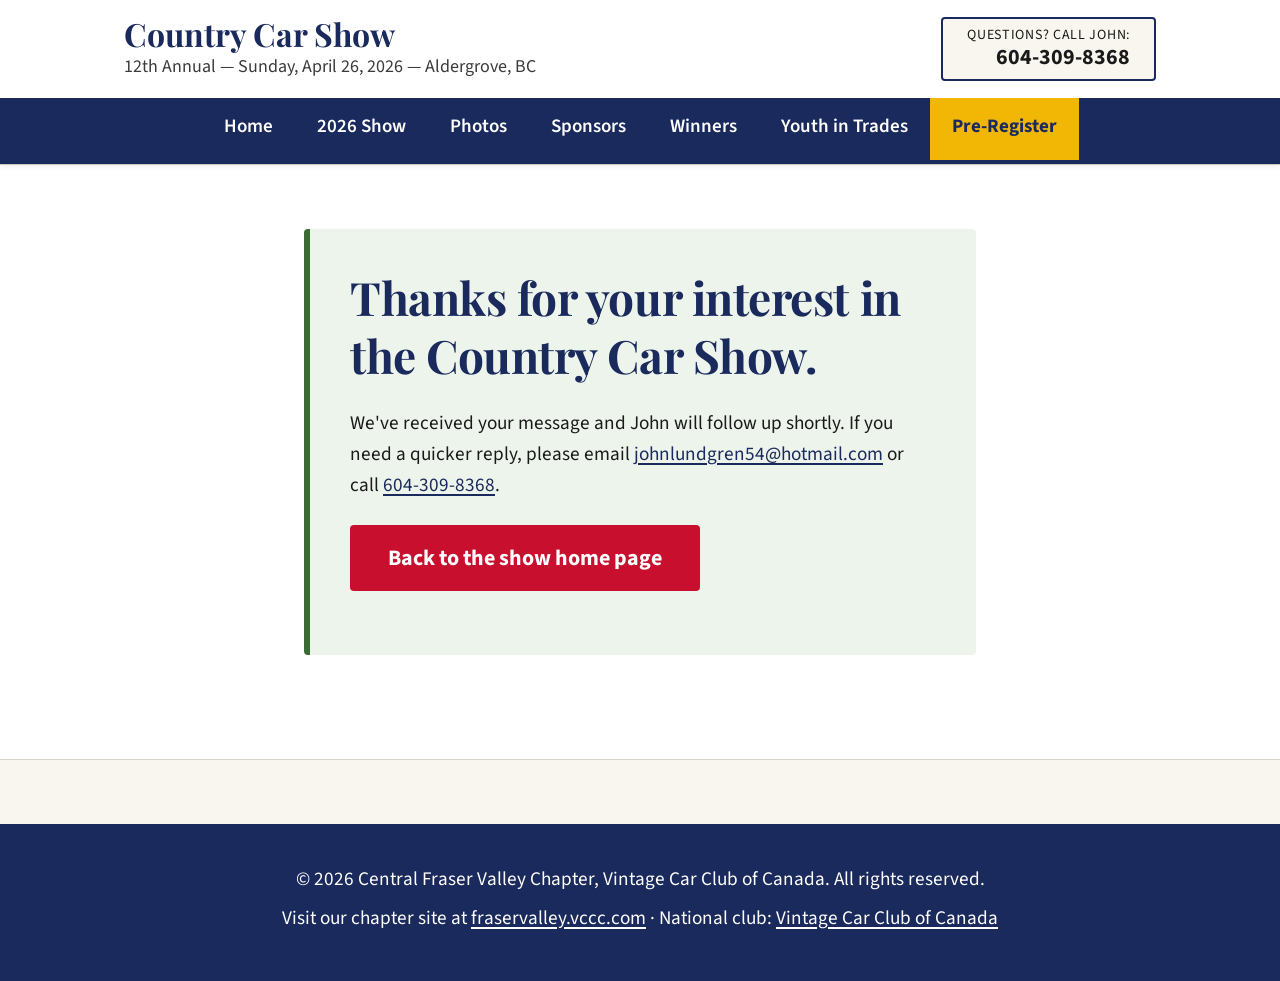
<file: thank-you.html>
<!DOCTYPE html>
<html lang="en">
<head>
  <meta charset="UTF-8">
  <meta name="viewport" content="width=device-width, initial-scale=1.0, viewport-fit=cover">
  <meta name="robots" content="noindex">
  <meta name="description" content="Thanks for your message to the Country Car Show. John will follow up shortly.">
  <meta name="theme-color" content="#1A2A5C">

  <!-- Open Graph (for link previews when the site is shared) -->
  <meta property="og:type" content="website">
  <meta property="og:title" content="Country Car Show 2026 — Sunday April 26, Aldergrove">
  <meta property="og:description" content="12th Annual Country Car Show — hosted by the Central Fraser Valley Chapter of the VCCC.">
  <meta property="og:locale" content="en_CA">

  <title>Thank you — Country Car Show 2026</title>

  <!-- Inline-SVG favicon: a simple steering wheel in the show's navy accent.
       No separate file needed. To change it, edit the SVG below. -->
  <link rel="icon" type="image/svg+xml" href="data:image/svg+xml;utf8,<svg xmlns='http://www.w3.org/2000/svg' viewBox='0 0 64 64'><circle cx='32' cy='32' r='26' fill='none' stroke='%231A2A5C' stroke-width='5'/><circle cx='32' cy='32' r='5' fill='%231A2A5C'/><path d='M32 6v20M6 32h20M58 32H38M32 58V38' stroke='%231A2A5C' stroke-width='5' stroke-linecap='round'/></svg>">

  <!-- Google Fonts: Playfair Display (serif headings) + Source Sans 3 (body).
       These are the only external resources the site loads. -->
  <link rel="preconnect" href="https://fonts.googleapis.com">
  <link rel="preconnect" href="https://fonts.gstatic.com" crossorigin>
  <link href="https://fonts.googleapis.com/css2?family=Playfair+Display:wght@600;700&family=Source+Sans+3:wght@400;600;700&display=swap" rel="stylesheet">

  <link rel="stylesheet" href="styles.css">
</head>
<body>

<a class="skip-link" href="#main">Skip to main content</a>

<!-- ============================================================== -->
<!-- HEADER — sticky: brand + phone + primary navigation            -->
<!-- The .nav-toggle hamburger is hidden on desktop and shown below  -->
<!-- the desktop breakpoint (script.js wires it up). With JS off the -->
<!-- nav stays visible, so nothing breaks.                           -->
<!-- ============================================================== -->
<header class="site-header" role="banner">
  <div class="header-top">
    <div class="brand">
      <a href="index.html" class="brand-link">
        <span class="brand-name">Country Car Show</span>
        <span class="brand-tagline">12th Annual — Sunday, April 26, 2026 — Aldergrove, BC</span>
      </a>
    </div>

    <!-- Phone link: shown inline here on desktop (see also the mobile band below). -->
    <a class="header-phone" href="tel:604-309-8368" aria-label="Call John Lundgren at 604-309-8368">
      <span class="header-phone-label">Questions? Call John:</span>
      <span class="header-phone-number">604-309-8368</span>
    </a>

    <!-- Hamburger: only visible below the desktop breakpoint (CSS-controlled). -->
    <button type="button" class="nav-toggle" aria-expanded="false" aria-controls="primary-nav">
      <span class="nav-toggle-bars" aria-hidden="true"></span>
      <span>Menu</span>
    </button>
  </div>

  <!-- Mobile-only phone band: the desktop breakpoint hides this and the inline
       phone link above takes over. Keeps the number big and tappable on phones. -->
  <div class="header-phone-wrap">
    <a class="header-phone" href="tel:604-309-8368" aria-label="Call John Lundgren at 604-309-8368">
      <span class="header-phone-label">Questions? Call John:</span>
      <span class="header-phone-number">604-309-8368</span>
    </a>
  </div>

  <nav class="site-nav" aria-label="Primary">
    <ul id="primary-nav">
      <li><a href="index.html">Home</a></li>
      <li><a href="event-2026.html">2026 Show</a></li>
      <li><a href="gallery.html">Photos</a></li>
      <li><a href="sponsors.html">Sponsors</a></li>
      <li><a href="winners.html">Winners</a></li>
      <li><a href="youth-in-trades.html">Youth in Trades</a></li>
      <li><a href="event-2026.html#register" class="nav-cta">Pre-Register</a></li>
    </ul>
  </nav>
</header>

<main id="main">
  <section class="section section-light" aria-labelledby="ty-heading">
    <div class="container">
      <div class="form-success" role="status" aria-live="polite">
        <h1 id="ty-heading">Thanks for your interest in the Country Car Show.</h1>
        <p>
          We've received your message and John will follow up shortly. If you
          need a quicker reply, please email
          <a href="mailto:johnlundgren54@hotmail.com">johnlundgren54@hotmail.com</a>
          or call <a href="tel:604-309-8368">604-309-8368</a>.
        </p>
        <p>
          <a class="btn btn-primary btn-large" href="index.html">Back to the show home page</a>
        </p>
      </div>
    </div>
  </section>
</main>

<!-- ============================================================== -->
<!-- FOOTER                                                         -->
<!-- ============================================================== -->
<footer class="site-footer" role="contentinfo">
  <div class="container container-wide">
    <p>&copy; <span id="current-year">2026</span> Central Fraser Valley Chapter, Vintage Car Club of Canada. All rights reserved.</p>
    <p>
      Visit our chapter site at
      <a href="https://fraservalley.vccc.com" rel="noopener external">fraservalley.vccc.com</a>
      &middot; National club:
      <a href="https://vccc.com" rel="noopener external">Vintage Car Club of Canada</a>
    </p>
  </div>
</footer>

<script src="script.js" defer></script>
</body>
</html>
</file>
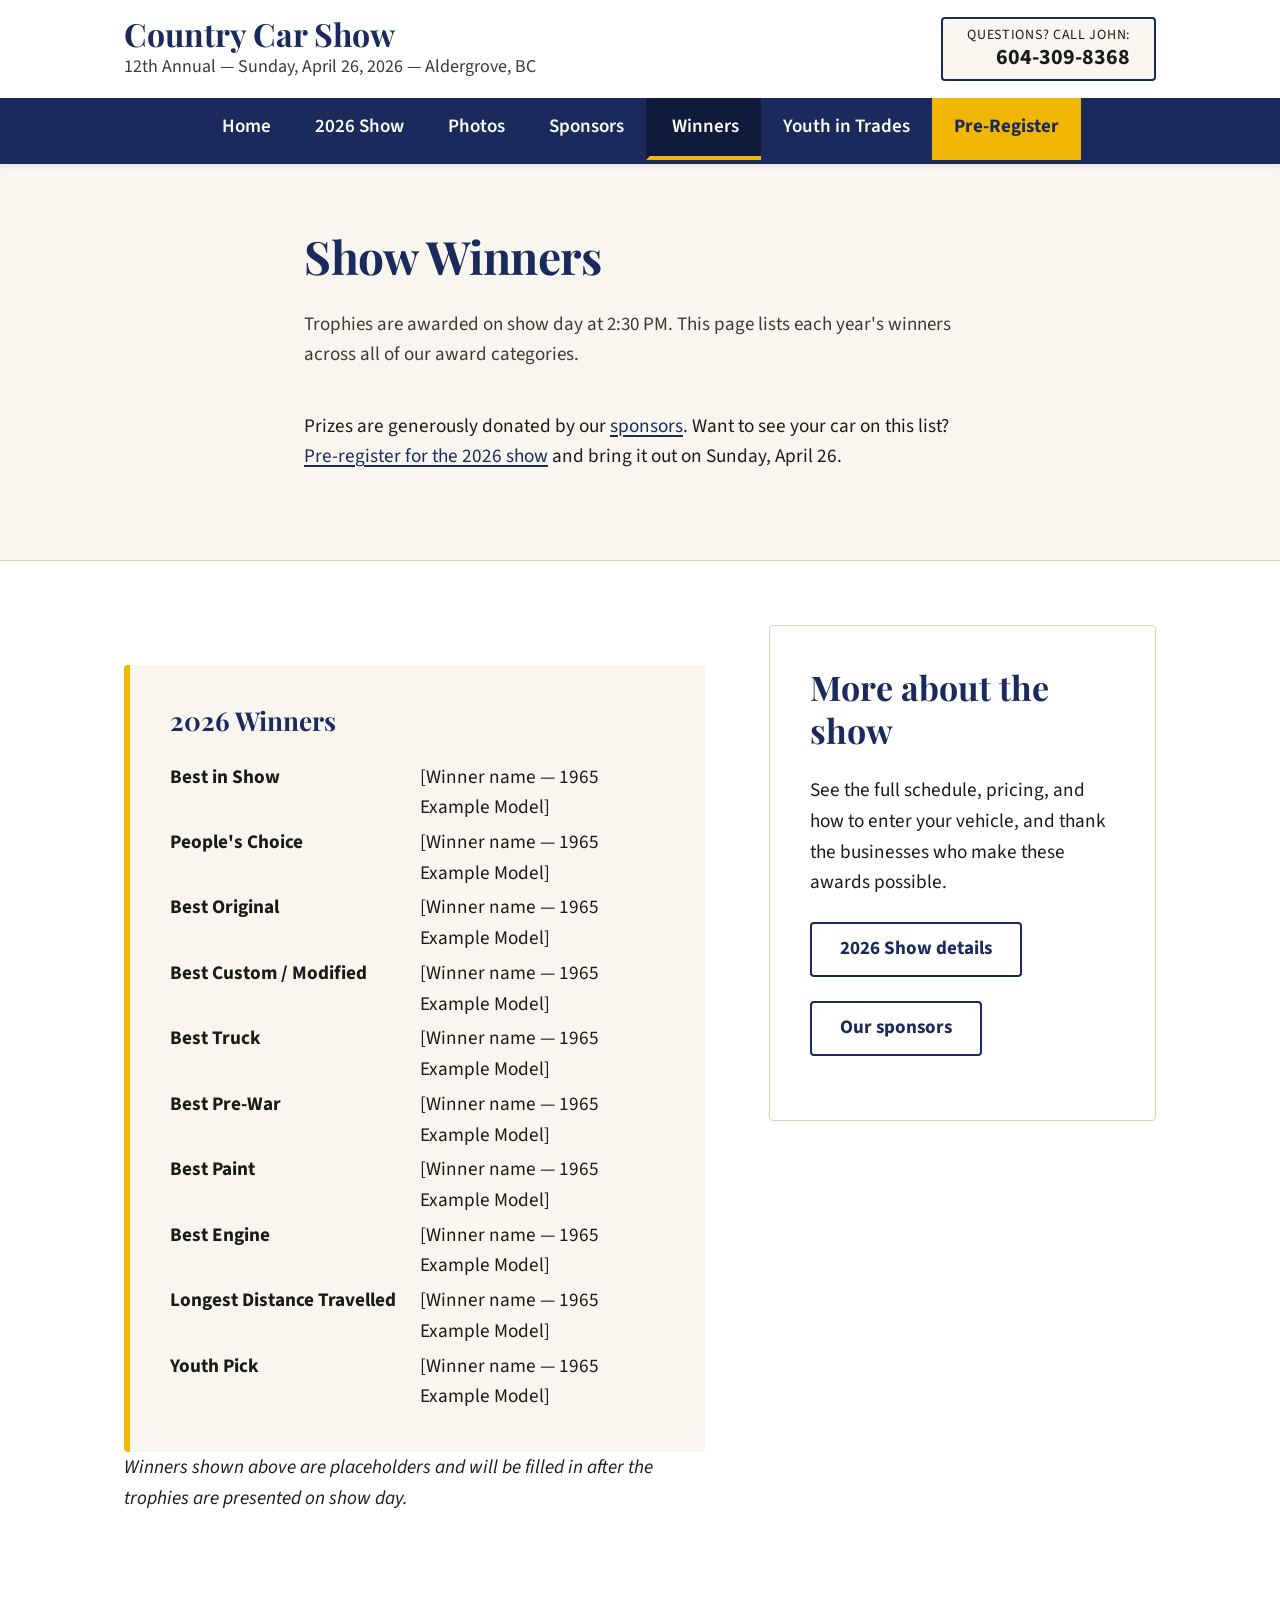
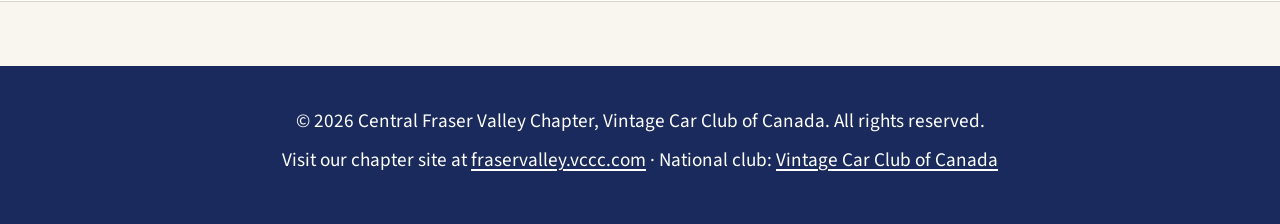
<file: winners.html>
<!DOCTYPE html>
<html lang="en">
<head>
  <meta charset="UTF-8">
  <meta name="viewport" content="width=device-width, initial-scale=1.0, viewport-fit=cover">
  <meta name="description" content="Trophy and prize winners from the Country Car Show in Aldergrove, BC — awarded each year at 2:30 PM on show day.">
  <meta name="theme-color" content="#1A2A5C">

  <!-- Open Graph (for link previews when the site is shared) -->
  <meta property="og:type" content="website">
  <meta property="og:title" content="Country Car Show 2026 — Sunday April 26, Aldergrove">
  <meta property="og:description" content="12th Annual Country Car Show — hosted by the Central Fraser Valley Chapter of the VCCC.">
  <meta property="og:locale" content="en_CA">

  <title>Winners — Country Car Show 2026</title>

  <!-- Inline-SVG favicon: a simple steering wheel in the show's navy accent.
       No separate file needed. To change it, edit the SVG below. -->
  <link rel="icon" type="image/svg+xml" href="data:image/svg+xml;utf8,<svg xmlns='http://www.w3.org/2000/svg' viewBox='0 0 64 64'><circle cx='32' cy='32' r='26' fill='none' stroke='%231A2A5C' stroke-width='5'/><circle cx='32' cy='32' r='5' fill='%231A2A5C'/><path d='M32 6v20M6 32h20M58 32H38M32 58V38' stroke='%231A2A5C' stroke-width='5' stroke-linecap='round'/></svg>">

  <!-- Google Fonts: Playfair Display (serif headings) + Source Sans 3 (body).
       These are the only external resources the site loads. -->
  <link rel="preconnect" href="https://fonts.googleapis.com">
  <link rel="preconnect" href="https://fonts.gstatic.com" crossorigin>
  <link href="https://fonts.googleapis.com/css2?family=Playfair+Display:wght@600;700&family=Source+Sans+3:wght@400;600;700&display=swap" rel="stylesheet">

  <link rel="stylesheet" href="styles.css">
</head>
<body>

<a class="skip-link" href="#main">Skip to main content</a>

<!-- ============================================================== -->
<!-- HEADER — sticky: brand + phone + primary navigation            -->
<!-- The .nav-toggle hamburger is hidden on desktop and shown below  -->
<!-- the desktop breakpoint (script.js wires it up). With JS off the -->
<!-- nav stays visible, so nothing breaks.                           -->
<!-- ============================================================== -->
<header class="site-header" role="banner">
  <div class="header-top">
    <div class="brand">
      <a href="index.html" class="brand-link">
        <span class="brand-name">Country Car Show</span>
        <span class="brand-tagline">12th Annual — Sunday, April 26, 2026 — Aldergrove, BC</span>
      </a>
    </div>

    <!-- Phone link: shown inline here on desktop (see also the mobile band below). -->
    <a class="header-phone" href="tel:604-309-8368" aria-label="Call John Lundgren at 604-309-8368">
      <span class="header-phone-label">Questions? Call John:</span>
      <span class="header-phone-number">604-309-8368</span>
    </a>

    <!-- Hamburger: only visible below the desktop breakpoint (CSS-controlled). -->
    <button type="button" class="nav-toggle" aria-expanded="false" aria-controls="primary-nav">
      <span class="nav-toggle-bars" aria-hidden="true"></span>
      <span>Menu</span>
    </button>
  </div>

  <!-- Mobile-only phone band: the desktop breakpoint hides this and the inline
       phone link above takes over. Keeps the number big and tappable on phones. -->
  <div class="header-phone-wrap">
    <a class="header-phone" href="tel:604-309-8368" aria-label="Call John Lundgren at 604-309-8368">
      <span class="header-phone-label">Questions? Call John:</span>
      <span class="header-phone-number">604-309-8368</span>
    </a>
  </div>

  <nav class="site-nav" aria-label="Primary">
    <ul id="primary-nav">
      <li><a href="index.html">Home</a></li>
      <li><a href="event-2026.html">2026 Show</a></li>
      <li><a href="gallery.html">Photos</a></li>
      <li><a href="sponsors.html">Sponsors</a></li>
      <li><a href="winners.html" aria-current="page">Winners</a></li>
      <li><a href="youth-in-trades.html">Youth in Trades</a></li>
      <li><a href="event-2026.html#register" class="nav-cta">Pre-Register</a></li>
    </ul>
  </nav>
</header>

<main id="main">

  <!-- Page intro -->
  <section class="section">
    <div class="container">
      <h1>Show Winners</h1>
      <p class="section-intro">
        Trophies are awarded on show day at 2:30 PM. This page lists each year's
        winners across all of our award categories.
      </p>
      <p>
        Prizes are generously donated by our
        <a href="sponsors.html">sponsors</a>. Want to see your car on this list?
        <a href="event-2026.html#register">Pre-register for the 2026 show</a>
        and bring it out on Sunday, April 26.
      </p>
    </div>
  </section>

  <!-- ============================================================== -->
  <!-- WINNERS LIST                                                   -->
  <!--                                                                -->
  <!-- HOW TO UPDATE THIS PAGE EACH YEAR (for the maintainer):        -->
  <!--   1. The names below in square brackets, e.g.                  -->
  <!--      "[Winner name — 1965 Example Model]", are PLACEHOLDERS.   -->
  <!--      After the show, replace the bracketed text in each <dd>   -->
  <!--      with the real winner and their vehicle.                   -->
  <!--   2. To ADD a new award category, copy one <dt>…</dt>          -->
  <!--      <dd>…</dd> pair inside the <dl> below and edit the label  -->
  <!--      (the <dt>) and the winner (the <dd>).                     -->
  <!--   3. To start a NEW YEAR, duplicate the whole                  -->
  <!--      ".meeting-info" block below, change its <h3> heading      -->
  <!--      (e.g. "2027 Winners"), and reset the winners to           -->
  <!--      placeholders until that show is held.                     -->
  <!-- ============================================================== -->
  <!-- Two-up on desktop: the winners list (main) beside a complementary
       sidebar (.feature-grid--aside); stacked on phones/tablets. -->
  <section class="section section-light">
    <div class="container container-wide">
      <div class="feature-grid feature-grid--aside">

        <!-- MAIN: the winners list -->
        <div>
          <div class="meeting-info">
            <h3>2026 Winners</h3>
            <!-- NOTE: the entries below are PLACEHOLDERS. Replace the bracketed
                 text with the real winners after the show on April 26, 2026. -->
            <dl class="meeting-list">
              <dt>Best in Show</dt>
              <dd>[Winner name — 1965 Example Model]</dd>

              <dt>People's Choice</dt>
              <dd>[Winner name — 1965 Example Model]</dd>

              <dt>Best Original</dt>
              <dd>[Winner name — 1965 Example Model]</dd>

              <dt>Best Custom / Modified</dt>
              <dd>[Winner name — 1965 Example Model]</dd>

              <dt>Best Truck</dt>
              <dd>[Winner name — 1965 Example Model]</dd>

              <dt>Best Pre-War</dt>
              <dd>[Winner name — 1965 Example Model]</dd>

              <dt>Best Paint</dt>
              <dd>[Winner name — 1965 Example Model]</dd>

              <dt>Best Engine</dt>
              <dd>[Winner name — 1965 Example Model]</dd>

              <dt>Longest Distance Travelled</dt>
              <dd>[Winner name — 1965 Example Model]</dd>

              <dt>Youth Pick</dt>
              <dd>[Winner name — 1965 Example Model]</dd>
            </dl>
          </div>

          <p>
            <em>Winners shown above are placeholders and will be filled in after the
            trophies are presented on show day.</em>
          </p>
        </div>

        <!-- ASIDE: complementary actions -->
        <aside class="card">
          <h2>More about the show</h2>
          <p>
            See the full schedule, pricing, and how to enter your vehicle, and thank
            the businesses who make these awards possible.
          </p>
          <p><a class="btn btn-secondary" href="event-2026.html">2026 Show details</a></p>
          <p><a class="btn btn-secondary" href="sponsors.html">Our sponsors</a></p>
        </aside>

      </div>
    </div>
  </section>

</main>

<!-- ============================================================== -->
<!-- FOOTER                                                         -->
<!-- ============================================================== -->
<footer class="site-footer" role="contentinfo">
  <div class="container container-wide">
    <p>&copy; <span id="current-year">2026</span> Central Fraser Valley Chapter, Vintage Car Club of Canada. All rights reserved.</p>
    <p>
      Visit our chapter site at
      <a href="https://fraservalley.vccc.com" rel="noopener external">fraservalley.vccc.com</a>
      &middot; National club:
      <a href="https://vccc.com" rel="noopener external">Vintage Car Club of Canada</a>
    </p>
  </div>
</footer>

<script src="script.js" defer></script>
</body>
</html>
</file>
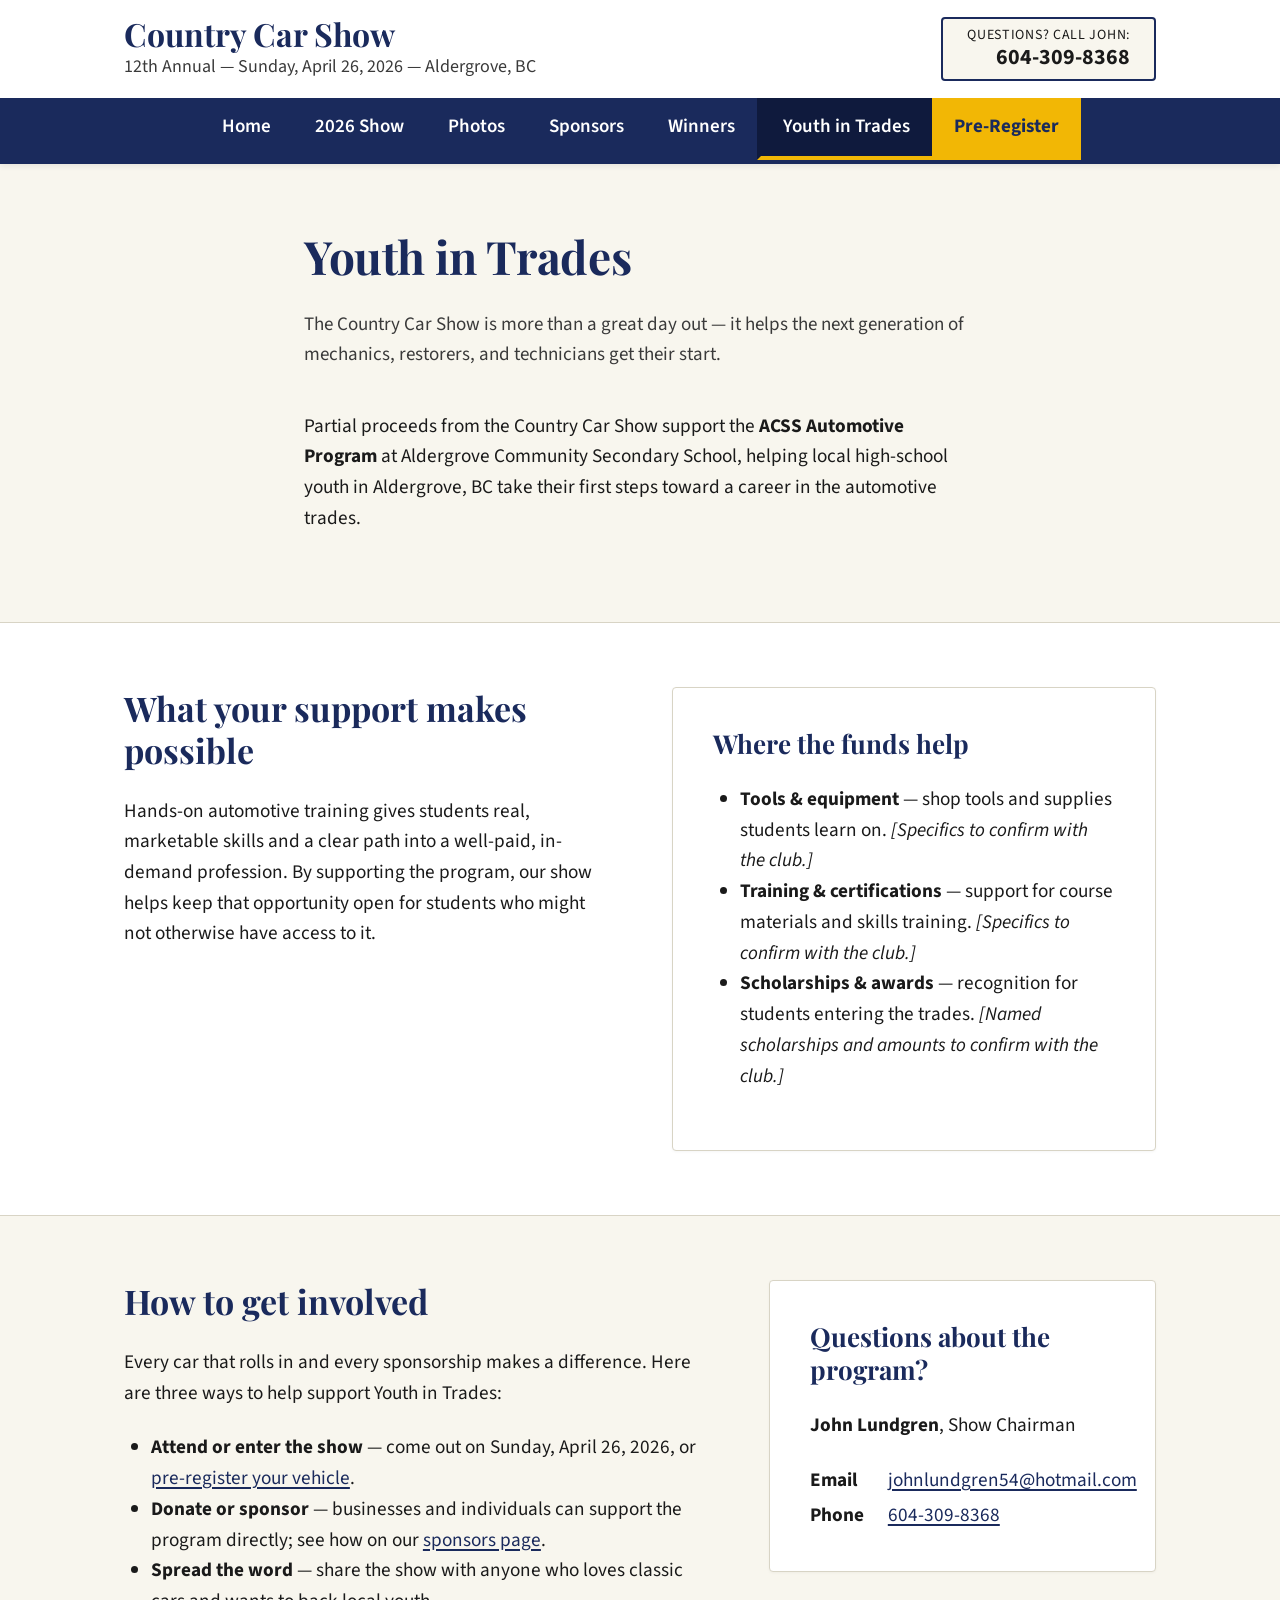
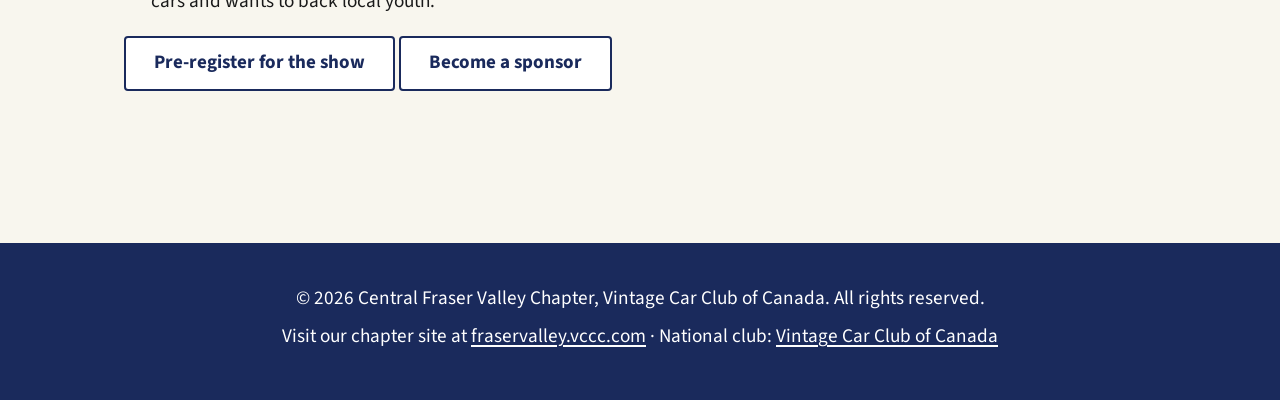
<file: youth-in-trades.html>
<!DOCTYPE html>
<html lang="en">
<head>
  <meta charset="UTF-8">
  <meta name="viewport" content="width=device-width, initial-scale=1.0, viewport-fit=cover">
  <meta name="description" content="How the Country Car Show supports the ACSS Automotive Program, helping local Aldergrove youth enter the automotive trades.">
  <meta name="theme-color" content="#1A2A5C">

  <!-- Open Graph (for link previews when the site is shared) -->
  <meta property="og:type" content="website">
  <meta property="og:title" content="Country Car Show 2026 — Sunday April 26, Aldergrove">
  <meta property="og:description" content="12th Annual Country Car Show — hosted by the Central Fraser Valley Chapter of the VCCC.">
  <meta property="og:locale" content="en_CA">

  <title>Youth in Trades — Country Car Show 2026</title>

  <!-- Inline-SVG favicon: a simple steering wheel in the show's navy accent.
       No separate file needed. To change it, edit the SVG below. -->
  <link rel="icon" type="image/svg+xml" href="data:image/svg+xml;utf8,<svg xmlns='http://www.w3.org/2000/svg' viewBox='0 0 64 64'><circle cx='32' cy='32' r='26' fill='none' stroke='%231A2A5C' stroke-width='5'/><circle cx='32' cy='32' r='5' fill='%231A2A5C'/><path d='M32 6v20M6 32h20M58 32H38M32 58V38' stroke='%231A2A5C' stroke-width='5' stroke-linecap='round'/></svg>">

  <!-- Google Fonts: Playfair Display (serif headings) + Source Sans 3 (body).
       These are the only external resources the site loads. -->
  <link rel="preconnect" href="https://fonts.googleapis.com">
  <link rel="preconnect" href="https://fonts.gstatic.com" crossorigin>
  <link href="https://fonts.googleapis.com/css2?family=Playfair+Display:wght@600;700&family=Source+Sans+3:wght@400;600;700&display=swap" rel="stylesheet">

  <link rel="stylesheet" href="styles.css">
</head>
<body>

<a class="skip-link" href="#main">Skip to main content</a>

<!-- ============================================================== -->
<!-- HEADER — sticky: brand + phone + primary navigation            -->
<!-- The .nav-toggle hamburger is hidden on desktop and shown below  -->
<!-- the desktop breakpoint (script.js wires it up). With JS off the -->
<!-- nav stays visible, so nothing breaks.                           -->
<!-- ============================================================== -->
<header class="site-header" role="banner">
  <div class="header-top">
    <div class="brand">
      <a href="index.html" class="brand-link">
        <span class="brand-name">Country Car Show</span>
        <span class="brand-tagline">12th Annual — Sunday, April 26, 2026 — Aldergrove, BC</span>
      </a>
    </div>

    <!-- Phone link: shown inline here on desktop (see also the mobile band below). -->
    <a class="header-phone" href="tel:604-309-8368" aria-label="Call John Lundgren at 604-309-8368">
      <span class="header-phone-label">Questions? Call John:</span>
      <span class="header-phone-number">604-309-8368</span>
    </a>

    <!-- Hamburger: only visible below the desktop breakpoint (CSS-controlled). -->
    <button type="button" class="nav-toggle" aria-expanded="false" aria-controls="primary-nav">
      <span class="nav-toggle-bars" aria-hidden="true"></span>
      <span>Menu</span>
    </button>
  </div>

  <!-- Mobile-only phone band: the desktop breakpoint hides this and the inline
       phone link above takes over. Keeps the number big and tappable on phones. -->
  <div class="header-phone-wrap">
    <a class="header-phone" href="tel:604-309-8368" aria-label="Call John Lundgren at 604-309-8368">
      <span class="header-phone-label">Questions? Call John:</span>
      <span class="header-phone-number">604-309-8368</span>
    </a>
  </div>

  <nav class="site-nav" aria-label="Primary">
    <ul id="primary-nav">
      <li><a href="index.html">Home</a></li>
      <li><a href="event-2026.html">2026 Show</a></li>
      <li><a href="gallery.html">Photos</a></li>
      <li><a href="sponsors.html">Sponsors</a></li>
      <li><a href="winners.html">Winners</a></li>
      <li><a href="youth-in-trades.html" aria-current="page">Youth in Trades</a></li>
      <li><a href="event-2026.html#register" class="nav-cta">Pre-Register</a></li>
    </ul>
  </nav>
</header>

<main id="main">

  <!-- Page intro -->
  <section class="section">
    <div class="container">
      <h1>Youth in Trades</h1>
      <p class="section-intro">
        The Country Car Show is more than a great day out — it helps the next
        generation of mechanics, restorers, and technicians get their start.
      </p>
      <p>
        Partial proceeds from the Country Car Show support the
        <strong>ACSS Automotive Program</strong> at Aldergrove Community
        Secondary School, helping local high-school youth in Aldergrove, BC
        take their first steps toward a career in the automotive trades.
      </p>
    </div>
  </section>

  <!-- What it is / why it matters — prose beside the "funds help" card on
       desktop (.feature-grid), stacked on phones/tablets. -->
  <section class="section section-light">
    <div class="container container-wide">
      <div class="feature-grid">

        <div>
          <h2>What your support makes possible</h2>
          <p>
            Hands-on automotive training gives students real, marketable skills and
            a clear path into a well-paid, in-demand profession. By supporting the
            program, our show helps keep that opportunity open for students who might
            not otherwise have access to it.
          </p>
        </div>

        <!-- NOTE TO MAINTAINER: the items below are kept GENERAL on purpose.
             Specific dollar amounts, named scholarships, and student stories
             should be CONFIRMED WITH THE CLUB before publishing — replace the
             placeholder note in each line once the details are verified. -->
        <div class="card">
          <h3>Where the funds help</h3>
          <ul>
            <li><strong>Tools &amp; equipment</strong> — shop tools and supplies students learn on. <em>[Specifics to confirm with the club.]</em></li>
            <li><strong>Training &amp; certifications</strong> — support for course materials and skills training. <em>[Specifics to confirm with the club.]</em></li>
            <li><strong>Scholarships &amp; awards</strong> — recognition for students entering the trades. <em>[Named scholarships and amounts to confirm with the club.]</em></li>
          </ul>
        </div>

      </div>
    </div>
  </section>

  <!-- How to get involved — ways-to-help (main) beside the contact block
       (aside) on desktop; stacked on phones/tablets. -->
  <section class="section">
    <div class="container container-wide">
      <div class="feature-grid feature-grid--aside">

        <div>
          <h2>How to get involved</h2>
          <p>
            Every car that rolls in and every sponsorship makes a difference. Here
            are three ways to help support Youth in Trades:
          </p>
          <ul>
            <li><strong>Attend or enter the show</strong> — come out on Sunday, April 26, 2026, or <a href="event-2026.html#register">pre-register your vehicle</a>.</li>
            <li><strong>Donate or sponsor</strong> — businesses and individuals can support the program directly; see how on our <a href="sponsors.html">sponsors page</a>.</li>
            <li><strong>Spread the word</strong> — share the show with anyone who loves classic cars and wants to back local youth.</li>
          </ul>

          <p>
            <a class="btn btn-secondary" href="event-2026.html#register">Pre-register for the show</a>
            <a class="btn btn-secondary" href="sponsors.html">Become a sponsor</a>
          </p>
        </div>

        <!-- Contact for questions about the program / sponsorship. -->
        <aside class="card">
          <h3>Questions about the program?</h3>
          <p><strong>John Lundgren</strong>, Show Chairman</p>
          <dl class="contact-list">
            <dt>Email</dt><dd><a href="mailto:johnlundgren54@hotmail.com">johnlundgren54@hotmail.com</a></dd>
            <dt>Phone</dt><dd><a href="tel:604-309-8368">604-309-8368</a></dd>
          </dl>
        </aside>

      </div>
    </div>
  </section>

</main>

<!-- ============================================================== -->
<!-- FOOTER                                                         -->
<!-- ============================================================== -->
<footer class="site-footer" role="contentinfo">
  <div class="container container-wide">
    <p>&copy; <span id="current-year">2026</span> Central Fraser Valley Chapter, Vintage Car Club of Canada. All rights reserved.</p>
    <p>
      Visit our chapter site at
      <a href="https://fraservalley.vccc.com" rel="noopener external">fraservalley.vccc.com</a>
      &middot; National club:
      <a href="https://vccc.com" rel="noopener external">Vintage Car Club of Canada</a>
    </p>
  </div>
</footer>

<script src="script.js" defer></script>
</body>
</html>
</file>
<file: styles.css>
/* ==========================================================================
   Country Car Show — stylesheet (multi-page, mobile-first)
   --------------------------------------------------------------------------
   AUTHORING APPROACH: mobile-first.
     - The "base" rules (no @media query) describe the PHONE layout.
     - Larger screens are enhanced UPWARD with three min-width breakpoints:
         tablet   ≥ 48em  (~768px)
         desktop  ≥ 64em  (~1024px)   ← full horizontal nav appears here
         large    ≥ 90em  (~1440px)
     - The desktop design is deliberate, NOT a stretched-up phone layout.

   Organized in this order:
     1.  Custom properties (colors, fonts, spacing)
     2.  Reset & base
     3.  Typography & links
     4.  Layout containers
     5.  Skip link & accessibility helpers
     6.  Header, brand, phone
     7.  Navigation + hamburger toggle
     8.  Hero
     9.  Generic sections
    10.  Cards / about / meeting info
    11.  Events list
    12.  Buttons
    13.  Registration form
    14.  Form success / error panels
    15.  Photo gallery (responsive image grid)
    16.  Sponsors
    17.  Contact section
    18.  Footer
    19.  TABLET breakpoint   (min-width: 48em)
    20.  DESKTOP breakpoint  (min-width: 64em)
    21.  LARGE breakpoint    (min-width: 90em)
    22.  Reduced motion + print

   Older audience considerations (do NOT regress these):
     - Body text 18–20 px (fluid via clamp, never below 18px)
     - Line-height 1.6
     - High-contrast text on cream/white backgrounds (no gray on white)
     - Visible focus rings on every interactive element
     - In-content links underlined
     - Buttons ≥ 48 px tall, form submit ≥ 56 px, tap targets ≥ 44 px
     - Form inputs ≥ 16px font so iOS Safari does not zoom on focus (we use 19px)
   ========================================================================== */


/* 1. Custom properties --------------------------------------------------- */
:root {
  /* Colors (pulled from the Country Car Show poster: navy / gold / white,
     with a red accent reserved for the primary call-to-action button.) */
  --color-bg:               #F8F6EE;   /* faint cream — gives subtle rhythm between alternating sections */
  --color-bg-alt:           #FFFFFF;
  --color-surface:          #FFFFFF;
  --color-text:             #1A1A1A;
  --color-text-muted:       #3A3A3A;
  --color-accent:           #1A2A5C;   /* deep navy — primary identity color (poster headline + border) */
  --color-accent-dark:      #0F1A3D;
  --color-accent-light:     #2C3F75;
  --color-accent-secondary: #F2B705;   /* warm gold — poster sun + "12th Annual" banner */
  --color-accent-secondary-dark: #B98700;
  --color-cta:              #C8102E;   /* red — poster "$25 / $20" bursts; reserved for primary CTA only */
  --color-cta-dark:         #9B0B23;
  --color-border:           #D8D4C5;
  --color-border-strong:    #B8B19E;
  --color-error:            #A02830;
  --color-error-bg:         #FBEDEE;
  --color-success:          #3A6B35;
  --color-success-bg:       #EDF4EC;

  /* Typography */
  --font-heading: "Playfair Display", Georgia, "Times New Roman", serif;
  --font-body:    "Source Sans 3", -apple-system, BlinkMacSystemFont, "Segoe UI", Roboto, Helvetica, Arial, sans-serif;

  /* Fluid type — clamp(min, preferred, max). Mins keep body ≥ 18px for the
     older audience; maxes match the previous desktop sizes. */
  --fs-base:   clamp(18px, 1rem + 0.25vw, 20px);   /* body */
  --fs-small:  clamp(16px, 0.9rem + 0.2vw, 17px);  /* footnotes / hints (≥16px so iOS won't zoom) */
  --fs-h1:     clamp(34px, 5vw + 1rem, 46px);
  --fs-h2:     clamp(26px, 3vw + 1rem, 34px);
  --fs-h3:     clamp(22px, 1.5vw + 1rem, 26px);

  /* Spacing */
  --space-xxs: 4px;
  --space-xs:  8px;
  --space-sm:  16px;
  --space-md:  24px;
  --space-lg:  40px;
  --space-xl:  48px;    /* base (mobile) — grows to 64px at the desktop breakpoint */
  --space-xxl: 96px;

  /* Layout */
  --width-content: 720px;    /* prose: keeps ~60–75 characters per line */
  --width-wide:    1080px;   /* grids / wide content */
  --radius:        4px;

  /* Used by anchor scrolling so headings don't hide under the sticky header.
     Mobile (stacked header) is taller; the desktop breakpoint shrinks it. */
  --header-offset: 132px;
}


/* 2. Reset & base -------------------------------------------------------- */
*,
*::before,
*::after { box-sizing: border-box; }

html {
  scroll-behavior: smooth;
  scroll-padding-top: var(--header-offset);
  -webkit-text-size-adjust: 100%;
}

body {
  margin: 0;
  background-color: var(--color-bg);
  color: var(--color-text);
  font-family: var(--font-body);
  font-size: var(--fs-base);
  line-height: 1.6;
  font-weight: 400;
  text-rendering: optimizeLegibility;
  -webkit-font-smoothing: antialiased;
  /* Belt-and-suspenders against horizontal scroll at narrow widths. */
  overflow-x: hidden;
}

img,
svg { max-width: 100%; height: auto; display: block; }

ol, ul { padding-left: 1.4em; }


/* 3. Typography & links -------------------------------------------------- */
h1, h2, h3, h4 {
  font-family: var(--font-heading);
  font-weight: 700;
  color: var(--color-accent);
  line-height: 1.25;
  margin: 0 0 var(--space-md);
  /* Long single words (e.g. emails, URLs) shouldn't force horizontal scroll. */
  overflow-wrap: break-word;
}

h1 { font-size: var(--fs-h1); letter-spacing: -0.01em; }
h2 { font-size: var(--fs-h2); }
/* h3 gets a generous top margin so it breathes after cards/lists above it;
   first-child resets it (e.g. ".meeting-info h3" already overrides). */
h3 { font-size: var(--fs-h3); color: var(--color-accent); margin-top: var(--space-lg); }
h3:first-child { margin-top: 0; }

p { margin: 0 0 var(--space-md); }

p + p { margin-top: 0; }

strong { font-weight: 700; }
em     { font-style: italic; }

a {
  color: var(--color-accent);
  text-decoration: underline;
  text-decoration-thickness: 2px;
  text-underline-offset: 3px;
  overflow-wrap: break-word;
}

a:hover,
a:focus-visible {
  color: var(--color-accent-dark);
  text-decoration-thickness: 3px;
}

:focus-visible {
  outline: 3px solid var(--color-accent-secondary-dark);
  outline-offset: 3px;
  border-radius: var(--radius);
}


/* 4. Layout containers --------------------------------------------------- */
.container {
  width: 100%;
  max-width: var(--width-content);
  margin: 0 auto;
  padding: 0 var(--space-md);
}

.container-wide {
  max-width: var(--width-wide);
}


/* 5. Skip link & accessibility helpers ---------------------------------- */
.skip-link {
  position: absolute;
  left: -9999px;
  top: 0;
  background: var(--color-accent);
  color: #fff;
  padding: var(--space-sm) var(--space-md);
  z-index: 1000;
  text-decoration: underline;
}
.skip-link:focus {
  left: var(--space-md);
  top: var(--space-md);
}

/* Visually hidden but available to screen readers. */
.visually-hidden {
  position: absolute !important;
  width: 1px;
  height: 1px;
  padding: 0;
  margin: -1px;
  overflow: hidden;
  clip: rect(0, 0, 0, 0);
  white-space: nowrap;
  border: 0;
}

.required {
  color: var(--color-accent);
  font-weight: 700;
  font-size: 0.85em;
  white-space: nowrap;
}
.optional {
  color: var(--color-text-muted);
  font-weight: 400;
  font-size: 0.85em;
  white-space: nowrap;
}

/* Honeypot field: invisible to humans, picked up by bots. */
.hp-field {
  position: absolute !important;
  left: -10000px !important;
  width: 1px;
  height: 1px;
  overflow: hidden;
}


/* 6. Header, brand, phone ------------------------------------------------ */
/* The header is sticky on every page. On mobile it stacks: a top bar (brand +
   hamburger), then the phone link, then the collapsible nav. The desktop
   breakpoint re-lays these into a single horizontal row + full nav bar. */
.site-header {
  position: sticky;
  top: 0;
  z-index: 100;
  background: var(--color-bg-alt);
  border-bottom: 4px solid var(--color-accent);
  box-shadow: 0 2px 6px rgba(0, 0, 0, 0.08);
  /* Respect the iOS notch / rounded corners on the sticky bar. */
  padding-left: env(safe-area-inset-left);
  padding-right: env(safe-area-inset-right);
}

.header-top {
  max-width: var(--width-wide);
  margin: 0 auto;
  padding: var(--space-sm) var(--space-md);
  display: flex;
  justify-content: space-between;
  align-items: center;
  gap: var(--space-sm);
}

.brand-link {
  text-decoration: none;
  color: inherit;
  display: inline-block;
}
.brand-link:hover,
.brand-link:focus-visible { color: inherit; }

.brand-name {
  display: block;
  font-family: var(--font-heading);
  font-size: clamp(24px, 5vw, 32px);
  font-weight: 700;
  color: var(--color-accent);
  line-height: 1.1;
}
.brand-tagline {
  display: block;
  font-size: clamp(15px, 3vw, 18px);
  color: var(--color-text-muted);
  margin-top: 2px;
}

.header-phone {
  display: inline-flex;
  flex-direction: column;
  align-items: center;
  text-decoration: none;
  color: var(--color-text);
  font-weight: 700;
  background: var(--color-bg);
  padding: var(--space-xs) var(--space-md);
  border: 2px solid var(--color-accent);
  border-radius: var(--radius);
  line-height: 1.2;
  min-height: 48px;
  justify-content: center;
}
.header-phone:hover,
.header-phone:focus-visible {
  background: var(--color-accent);
  color: #fff;
  text-decoration: none;
}
.header-phone-label {
  font-size: 14px;
  font-weight: 400;
  text-transform: uppercase;
  letter-spacing: 0.05em;
  color: inherit;
}
.header-phone-number {
  font-size: 22px;
  font-family: var(--font-body);
}

/* On mobile the phone link is a full-width band beneath the top bar so the
   number stays large and tappable. The desktop breakpoint moves it inline. */
.header-phone-wrap {
  max-width: var(--width-wide);
  margin: 0 auto;
  padding: 0 var(--space-md) var(--space-sm);
  display: flex;
  justify-content: center;
}
.header-phone-wrap .header-phone {
  width: 100%;
  max-width: 420px;
}

/* On mobile, ONLY the full-width phone band (.header-phone-wrap) is shown.
   The inline phone inside .header-top is desktop-only — it is re-shown at the
   desktop breakpoint (section 20). Hiding it here keeps the top row
   (brand + hamburger) from overflowing narrow phones down to 320px. */
.header-top .header-phone { display: none; }


/* 7. Navigation + hamburger toggle -------------------------------------- */
/* PROGRESSIVE ENHANCEMENT: with no JS the nav is simply visible (stacked).
   script.js adds the .js-nav class to <body>, which collapses the nav behind
   the hamburger on small screens. So if JS is off, everything still works. */

/* The hamburger button is hidden until JS turns it on, and only shows below
   the desktop breakpoint. */
.nav-toggle {
  display: none;
  align-items: center;
  gap: var(--space-xs);
  font-family: var(--font-body);
  font-size: 17px;
  font-weight: 700;
  color: var(--color-accent);
  background: var(--color-bg);
  border: 2px solid var(--color-accent);
  border-radius: var(--radius);
  padding: 10px 14px;
  min-height: 48px;
  cursor: pointer;
}
.nav-toggle:hover,
.nav-toggle:focus-visible {
  background: var(--color-accent);
  color: #fff;
}
.nav-toggle-bars {
  position: relative;
  display: inline-block;
  width: 22px;
  height: 2px;
  background: currentColor;
  transition: background-color 0.15s ease;
}
.nav-toggle-bars::before,
.nav-toggle-bars::after {
  content: "";
  position: absolute;
  left: 0;
  width: 22px;
  height: 2px;
  background: currentColor;
}
.nav-toggle-bars::before { top: -7px; }
.nav-toggle-bars::after  { top: 7px; }

/* When JS is active, reveal the hamburger on small screens. */
.js-nav .nav-toggle { display: inline-flex; }

.site-nav {
  background: var(--color-accent);
}
.site-nav ul {
  list-style: none;
  margin: 0 auto;
  padding: 0;
  max-width: var(--width-wide);
  display: flex;
  flex-direction: column;   /* mobile: stacked nav */
}
.site-nav li { margin: 0; }
.site-nav a {
  display: block;
  padding: 14px 22px;
  color: #fff;
  text-decoration: none;
  font-size: 19px;
  font-weight: 600;
  border-bottom: 1px solid var(--color-accent-light);
  min-height: 48px;
}
.site-nav li:last-child a { border-bottom: none; }
.site-nav a:hover,
.site-nav a:focus-visible {
  background: var(--color-accent-dark);
  color: #fff;
}

/* Active page marker (set with aria-current="page" on the link). */
.site-nav a[aria-current="page"] {
  background: var(--color-accent-dark);
  border-left: 6px solid var(--color-accent-secondary);
  padding-left: 16px;
}

/* "Pre-Register" emphasis nav item — gold pill so it stands out. */
.site-nav a.nav-cta {
  color: var(--color-accent);
  background: var(--color-accent-secondary);
  font-weight: 700;
}
.site-nav a.nav-cta:hover,
.site-nav a.nav-cta:focus-visible {
  background: var(--color-accent-secondary-dark);
  color: var(--color-accent-dark);
}
.site-nav a.nav-cta[aria-current="page"] {
  border-left-color: var(--color-accent);
}

/* COLLAPSED state (JS on, small screens, not expanded): hide the nav list.
   The [hidden]-friendly approach: we toggle .nav-open on the header. */
.js-nav .site-nav {
  display: none;
}
.js-nav .site-header.nav-open .site-nav {
  display: block;
}


/* 8. Hero ---------------------------------------------------------------- */
.hero {
  background: var(--color-bg-alt);
  border-bottom: 4px solid var(--color-accent-secondary);
  padding: var(--space-xl) 0;
  text-align: center;
}
.hero h1 {
  margin-bottom: var(--space-sm);
  letter-spacing: 0.01em;
}
.hero-eyebrow {
  display: inline-block;
  font-family: var(--font-heading);
  font-size: clamp(18px, 4vw, 22px);
  font-weight: 700;
  color: var(--color-accent);
  background: var(--color-accent-secondary);
  padding: 6px 20px;
  margin: 0 0 var(--space-md);
  border-radius: var(--radius);
  letter-spacing: 0.04em;
  text-transform: uppercase;
  /* Playfair Display defaults to old-style figures, which makes "12" look
     smaller and lower than the surrounding caps. Force lining figures so
     the number matches the cap-height of "ANNUAL". */
  font-variant-numeric: lining-nums;
  font-feature-settings: "lnum" 1;
}
.hero-date {
  font-family: var(--font-heading);
  font-size: clamp(20px, 4vw, 26px);
  font-weight: 700;
  color: var(--color-accent);
  margin: 0 0 var(--space-md);
}
.hero-message {
  font-size: clamp(19px, 2vw, 22px);
  max-width: 640px;
  margin: 0 auto var(--space-lg);
  color: var(--color-text);
}


/* 9. Generic sections --------------------------------------------------- */
.section {
  padding: var(--space-xl) 0;
}
.section-light {
  background: var(--color-bg-alt);
  border-top: 1px solid var(--color-border);
  border-bottom: 1px solid var(--color-border);
}
.section-intro {
  font-size: clamp(18px, 1.5vw, 19px);
  color: var(--color-text-muted);
  margin-bottom: var(--space-lg);
}

/* Centered short pages (404, thank-you). */
.section-error,
.section-centered {
  text-align: center;
}
.section-error .hero-message,
.section-centered .hero-message {
  margin-left: auto;
  margin-right: auto;
}


/* 10. Cards / about / meeting info -------------------------------------- */
/* Generic reusable card. Use for any boxed content block. */
.card {
  background: var(--color-surface);
  border: 1px solid var(--color-border);
  border-radius: var(--radius);
  padding: var(--space-md);
  box-shadow: 0 1px 3px rgba(0, 0, 0, 0.04);
}

/* Feature grid — a two-up layout for text/detail pages (event, winners,
   youth) so wide screens are used deliberately instead of stranding one
   narrow column in the middle of a 1440px viewport. Single column on
   phones + tablets; two columns from the desktop breakpoint up, where each
   column still keeps a readable measure. Pair with .container.container-wide.
   Use .feature-grid--aside when one side is a narrower complementary panel. */
.feature-grid {
  display: grid;
  gap: var(--space-lg);
}
.feature-grid > * { min-width: 0; }   /* let grid children shrink + wrap */

.meeting-info {
  margin-top: var(--space-lg);
  padding: var(--space-md);
  background: var(--color-bg);
  border-left: 6px solid var(--color-accent-secondary);
  border-radius: var(--radius);
}
.meeting-info h3 {
  margin-top: 0;
  color: var(--color-accent);
}

.meeting-list {
  display: grid;
  grid-template-columns: 1fr;   /* mobile: stacked term/definition */
  gap: var(--space-xxs) var(--space-md);
  margin: 0;
}
.meeting-list dt {
  font-weight: 700;
  color: var(--color-text);
}
.meeting-list dd {
  margin: 0 0 var(--space-xs);
}


/* 11. Events list -------------------------------------------------------- */
.events {
  list-style: none;
  padding: 0;
  margin: 0;
  display: grid;
  gap: var(--space-lg);
}
.event {
  background: var(--color-surface);
  border: 1px solid var(--color-border);
  border-left: 6px solid var(--color-accent);
  border-radius: var(--radius);
  padding: var(--space-md);
  box-shadow: 0 1px 3px rgba(0, 0, 0, 0.04);
}
.event-name {
  margin-top: 0;
  margin-bottom: var(--space-sm);
  color: var(--color-accent);
  font-family: var(--font-heading);
}
.event-meta {
  display: flex;
  flex-wrap: wrap;
  gap: var(--space-xs) var(--space-lg);
  margin-bottom: var(--space-sm);
  color: var(--color-text);
}
.event-meta-item {
  display: inline-block;
}
.event-description {
  margin-bottom: var(--space-md);
}


/* 12. Buttons ----------------------------------------------------------- */
.btn {
  display: inline-block;
  font-family: var(--font-body);
  font-size: 19px;
  font-weight: 700;
  line-height: 1.2;
  text-align: center;
  text-decoration: none;
  cursor: pointer;
  padding: 14px 28px;
  border-radius: var(--radius);
  border: 2px solid transparent;
  min-height: 48px;
  transition: background-color 0.15s ease, color 0.15s ease, border-color 0.15s ease;
}
.btn:hover,
.btn:focus-visible {
  text-decoration: none;
}

.btn-primary {
  background: var(--color-cta);
  color: #fff;
  border-color: var(--color-cta);
}
.btn-primary:hover,
.btn-primary:focus-visible {
  background: var(--color-cta-dark);
  border-color: var(--color-cta-dark);
  color: #fff;
}

.btn-secondary {
  background: var(--color-surface);
  color: var(--color-accent);
  border-color: var(--color-accent);
}
.btn-secondary:hover,
.btn-secondary:focus-visible {
  background: var(--color-accent);
  color: #fff;
}

.btn-large {
  font-size: 22px;
  padding: 18px 36px;
  min-height: 56px;
}

.btn-submit {
  font-size: 22px;
  padding: 18px 32px;
  min-height: 56px;
  width: 100%;
  max-width: 420px;
}


/* 13. Registration form ------------------------------------------------- */
.registration-form {
  background: var(--color-surface);
  border: 1px solid var(--color-border);
  padding: var(--space-md);
  border-radius: var(--radius);
  box-shadow: 0 1px 3px rgba(0, 0, 0, 0.04);
}

.form-row {
  margin-bottom: var(--space-lg);
}
.form-row label {
  display: block;
  font-size: 19px;
  font-weight: 700;
  margin-bottom: var(--space-xs);
  color: var(--color-text);
}

.form-row input[type="text"],
.form-row input[type="email"],
.form-row input[type="tel"],
.form-row input[type="number"],
.form-row select,
.form-row textarea {
  width: 100%;
  font-family: var(--font-body);
  font-size: 19px;        /* ≥16px so iOS Safari does not zoom on focus */
  line-height: 1.4;
  color: var(--color-text);
  background: #fff;
  border: 2px solid var(--color-border-strong);
  border-radius: var(--radius);
  padding: 14px 14px;
  min-height: 52px;
}

.form-row textarea {
  min-height: 110px;
  resize: vertical;
}

.form-row input:focus,
.form-row select:focus,
.form-row textarea:focus {
  outline: 3px solid var(--color-accent-secondary-dark);
  outline-offset: 1px;
  border-color: var(--color-accent);
}

.form-row select {
  appearance: auto;
  background: #fff;
}

/* Invalid state — applied by script.js after a failed submit attempt. */
.form-row.has-error label {
  color: var(--color-error);
}
.form-row.has-error input,
.form-row.has-error select,
.form-row.has-error textarea {
  border-color: var(--color-error);
  background-color: var(--color-error-bg);
}

.field-hint {
  display: block;
  font-size: var(--fs-small);
  color: var(--color-text-muted);
  margin-top: var(--space-xs);
}
.field-error {
  display: block;
  min-height: 1.4em;
  font-size: var(--fs-small);
  font-weight: 700;
  color: var(--color-error);
  margin-top: var(--space-xs);
}
.field-error:empty {
  display: none;
}

.form-actions {
  margin-top: var(--space-lg);
  text-align: center;
}


/* 14. Form success / error panels -------------------------------------- */
.form-success,
.form-error {
  margin-bottom: var(--space-lg);
  padding: var(--space-md);
  border-radius: var(--radius);
  border-left: 6px solid;
}
.form-success {
  background: var(--color-success-bg);
  border-color: var(--color-success);
}
.form-success h3 {
  color: var(--color-success);
  margin-top: 0;
}
.form-error {
  background: var(--color-error-bg);
  border-color: var(--color-error);
}
.form-error h3 {
  color: var(--color-error);
  margin-top: 0;
}


/* 15. Photo gallery (responsive image grid) ----------------------------- */
/* The gallery is a reusable responsive image grid: single column on phones,
   auto-filling multi-column from tablet up. Each .gallery-event block can
   carry its own subheading. Placeholder tiles (no <img> inside) keep their
   dashed border + diagonal stripes so the maintainer can see which slots
   still need real photos. Real photos use .gallery-item-photo. */
.gallery-event {
  margin-top: var(--space-lg);
}
.gallery-event:first-of-type {
  margin-top: var(--space-md);
}
.gallery-event-name {
  font-family: var(--font-heading);
  color: var(--color-accent);
  font-size: 1.6rem;
  margin: 0 0 var(--space-md);
  padding-bottom: var(--space-xs);
  border-bottom: 2px solid var(--color-accent);
}
.gallery {
  list-style: none;
  padding: 0;
  margin: 0;
  display: grid;
  grid-template-columns: 1fr;   /* mobile: single column */
  gap: var(--space-md);
}
.gallery-item {
  aspect-ratio: 4 / 3;
  background:
    repeating-linear-gradient(
      45deg,
      #FFFFFF 0,
      #FFFFFF 10px,
      #EFE9D4 10px,
      #EFE9D4 20px
    );
  border: 2px dashed var(--color-border-strong);
  border-radius: var(--radius);
  display: flex;
  align-items: center;
  justify-content: center;
  text-align: center;
  padding: var(--space-md);
  overflow: hidden;
}
/* When a real photo is added, the <li> gets the .gallery-item-photo class
   so the dashed-stripe placeholder treatment is dropped and the image fills
   the tile cleanly. */
.gallery-item-photo {
  background: none;
  border: 1px solid var(--color-border);
  padding: 0;
}
.gallery-item-photo img {
  width: 100%;
  height: 100%;
  object-fit: cover;
  display: block;
}
.gallery-placeholder-label {
  font-family: var(--font-body);
  font-weight: 700;
  color: var(--color-text-muted);
  font-size: 19px;
  line-height: 1.3;
}


/* 16. Sponsors ---------------------------------------------------------- */
.sponsors {
  list-style: none;
  padding: 0;
  margin: 0;
  display: grid;
  grid-template-columns: 1fr;   /* mobile: single column */
  gap: var(--space-md);
}
.sponsor {
  background: var(--color-surface);
  border: 1px solid var(--color-border);
  border-top: 4px solid var(--color-accent-secondary);
  border-radius: var(--radius);
  padding: var(--space-md);
  font-weight: 700;
  font-size: 19px;
  text-align: center;
  color: var(--color-text);
  box-shadow: 0 1px 3px rgba(0, 0, 0, 0.04);
}


/* 17. Contact section --------------------------------------------------- */
.contact-grid {
  display: grid;
  grid-template-columns: 1fr;   /* mobile: single column */
  gap: var(--space-lg);
}
.contact-block h3 {
  color: var(--color-accent);
  margin-top: 0;
}

.contact-list {
  display: grid;
  grid-template-columns: 1fr;   /* mobile: stacked label / value (matches .meeting-list) */
  gap: var(--space-xxs) var(--space-md);
  margin: 0;
}
.contact-list dt {
  font-weight: 700;
}
.contact-list dd {
  margin: 0 0 var(--space-xs);
  /* Long emails should wrap rather than push the page wide. */
  overflow-wrap: anywhere;
}

.executives {
  list-style: none;
  padding: 0;
  margin: 0;
}
.executives li {
  padding: var(--space-xs) 0;
  border-bottom: 1px solid var(--color-border);
  font-size: 19px;
}
.executives li:last-child { border-bottom: none; }
.exec-role {
  color: var(--color-text-muted);
}


/* 18. Footer ------------------------------------------------------------ */
.site-footer {
  background: var(--color-accent);
  color: #fff;
  padding: var(--space-lg) 0;
  text-align: center;
  margin-top: var(--space-xl);
  /* Respect the iOS home-bar / safe area at the bottom of the page. */
  padding-bottom: calc(var(--space-lg) + env(safe-area-inset-bottom));
}
.site-footer p { margin: 0 0 var(--space-xs); }
.site-footer a {
  color: #fff;
}
.site-footer a:hover,
.site-footer a:focus-visible {
  color: var(--color-bg);
}


/* ======================================================================== */
/* 19. TABLET breakpoint (min-width: 48em ≈ 768px) ------------------------ */
/*     Two-up grids and side-by-side definition lists start here so the      */
/*     ~768px width is handled deliberately, not just the phone/desktop      */
/*     extremes.                                                             */
/* ======================================================================== */
@media (min-width: 48em) {
  .meeting-info {
    padding: var(--space-lg);
  }

  /* Definition lists become two-column (term | value). */
  .meeting-list,
  .contact-list {
    grid-template-columns: max-content 1fr;
  }
  .meeting-list dd,
  .contact-list dd {
    margin-bottom: 0;
  }

  /* Image grid + sponsor grid go multi-column, auto-filling by min tile size. */
  .gallery {
    grid-template-columns: repeat(auto-fit, minmax(240px, 1fr));
  }
  .sponsors {
    grid-template-columns: repeat(auto-fit, minmax(220px, 1fr));
  }

  /* Cards / forms can breathe a little more. */
  .card,
  .event,
  .registration-form,
  .form-success,
  .form-error {
    padding: var(--space-lg);
  }

  /* Contact blocks side-by-side once there's room. */
  .contact-grid {
    grid-template-columns: repeat(auto-fit, minmax(320px, 1fr));
    gap: var(--space-xl);
  }
}


/* ======================================================================== */
/* 20. DESKTOP breakpoint (min-width: 64em ≈ 1024px) --------------------- */
/*     Full horizontal nav (NO hamburger). Header collapses to one row.     */
/*     Sections get more vertical air. This is the deliberate desktop        */
/*     design, not a stretched phone layout.                                 */
/* ======================================================================== */
@media (min-width: 64em) {
  :root {
    --space-xl: 64px;       /* roomier section padding on desktop */
    --header-offset: 150px; /* sticky header is shorter on desktop */
  }

  /* The hamburger is never shown at desktop width, even with JS on. */
  .js-nav .nav-toggle { display: none; }

  /* The phone link sits inline in the top bar; hide the mobile phone band. */
  .header-phone-wrap { display: none; }
  .header-top .header-phone {
    display: inline-flex;
    align-items: flex-end;
  }

  /* Nav is always visible and horizontal at desktop width, regardless of the
     collapsed/open state used on smaller screens. */
  .js-nav .site-nav,
  .js-nav .site-header.nav-open .site-nav {
    display: block;
  }
  .site-nav ul {
    flex-direction: row;
    flex-wrap: wrap;
    justify-content: center;
  }
  .site-nav a {
    border-bottom: 4px solid transparent;
  }
  .site-nav li:last-child a { border-bottom: 4px solid transparent; }
  .site-nav a:hover,
  .site-nav a:focus-visible {
    border-bottom-color: var(--color-accent-secondary);
  }
  /* Active marker reverts to an underline tab (not the left bar) on desktop. */
  .site-nav a[aria-current="page"] {
    border-left: 4px solid transparent;
    padding-left: 22px;
    border-bottom-color: var(--color-accent-secondary);
  }
  .site-nav a.nav-cta[aria-current="page"] {
    border-bottom-color: var(--color-accent-dark);
  }

  /* Two-up content layout kicks in on desktop. */
  .feature-grid {
    grid-template-columns: 1fr 1fr;
    gap: var(--space-xl);
    align-items: start;
  }
  /* Variant: a wider main column + narrower complementary panel. */
  .feature-grid--aside {
    grid-template-columns: 1.5fr 1fr;
  }
}


/* ======================================================================== */
/* 21. LARGE breakpoint (min-width: 90em ≈ 1440px) ----------------------- */
/*     Avoid a stranded narrow column / whitespace acres in big viewports:   */
/*     widen the prose measure slightly and give grids a higher tile floor.  */
/* ======================================================================== */
@media (min-width: 90em) {
  :root {
    --width-content: 760px;   /* still ~70–75 chars; not a thin ribbon */
    --width-wide:    1200px;
  }

  .hero {
    padding: var(--space-xxl) 0;
  }

  /* Larger tiles so a 1440px+ grid doesn't feel sparse or over-fragmented. */
  .gallery {
    grid-template-columns: repeat(auto-fit, minmax(280px, 1fr));
  }
}


/* 22. Reduced motion + print -------------------------------------------- */
/* Honour user "reduced motion" preference: disable smooth scrolling. */
@media (prefers-reduced-motion: reduce) {
  html { scroll-behavior: auto; }
  * {
    transition-duration: 0s !important;
    animation-duration: 0s !important;
  }
}

/* Print: a clean printable page. */
@media print {
  .site-header,
  .site-nav,
  .nav-toggle,
  .hero,
  #register,
  #gallery,
  .site-footer { display: none; }
  body { background: #fff; color: #000; }
}
</file>
